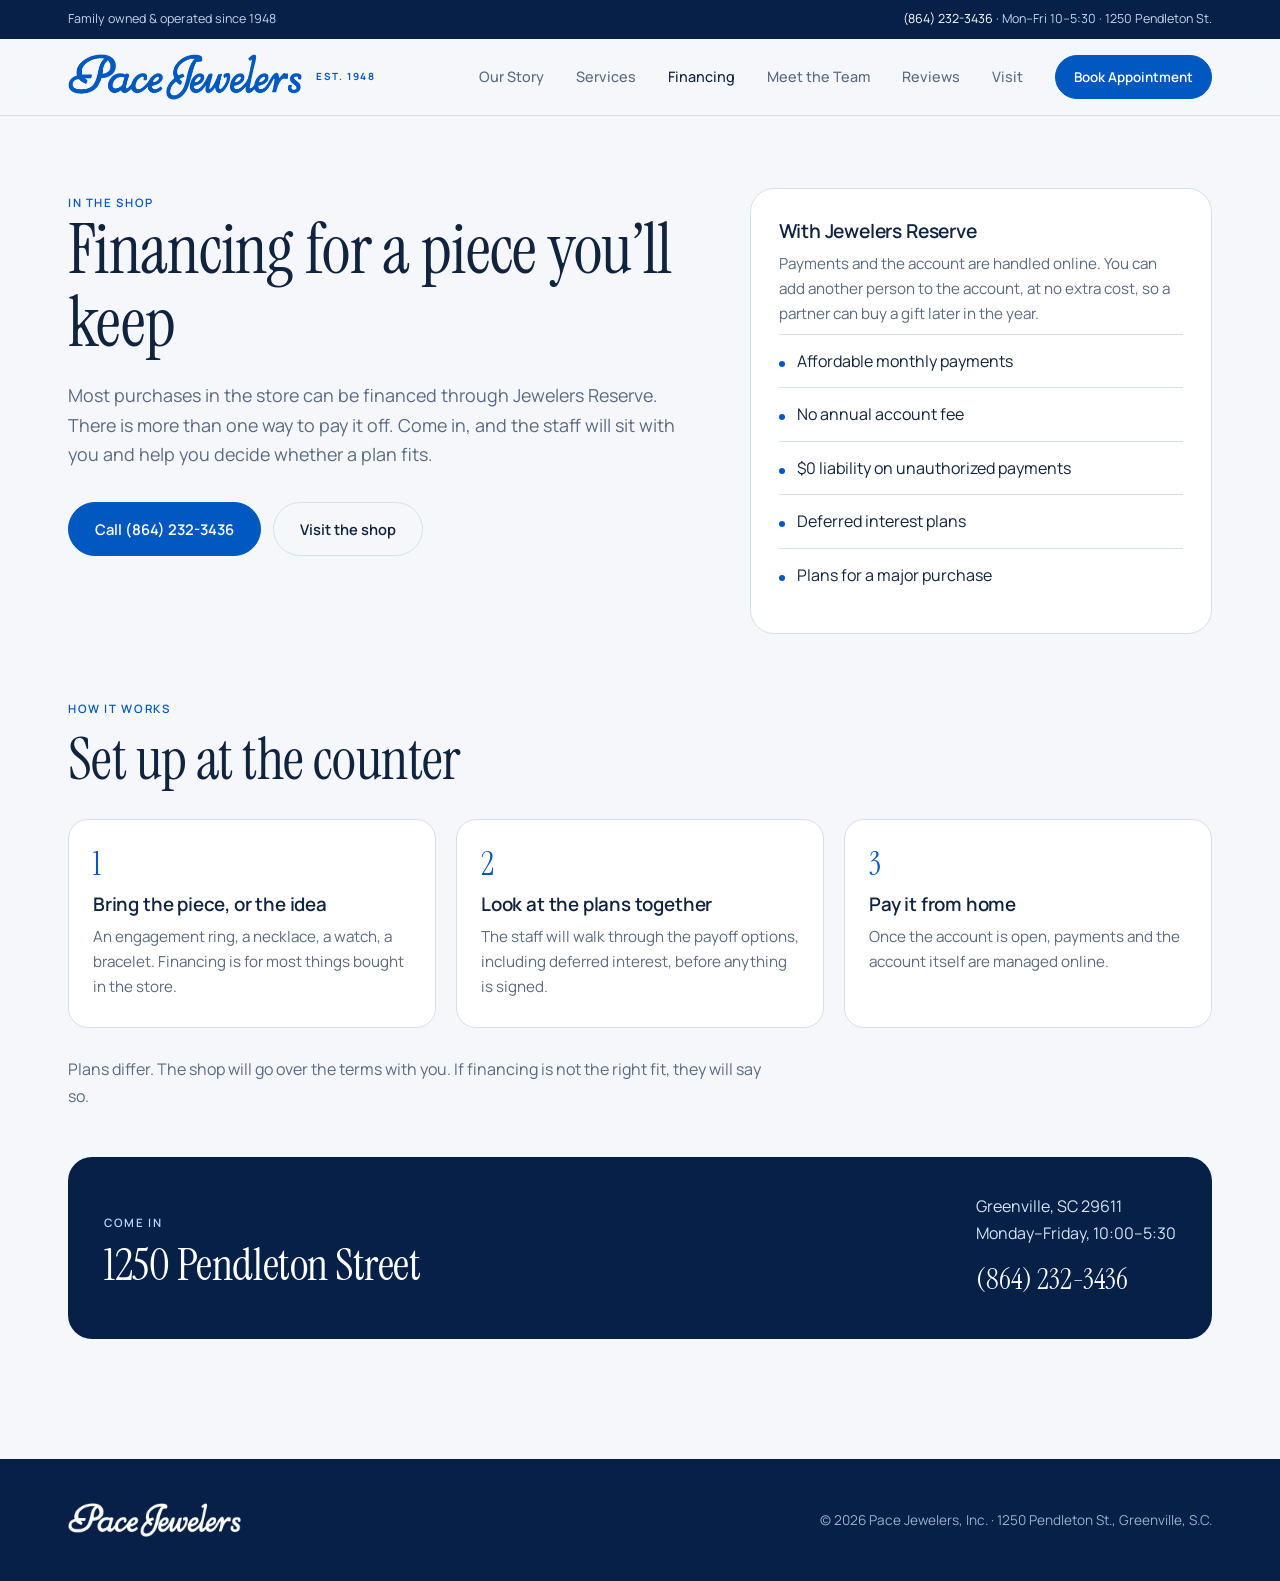
<file: financing/index.html>
<!DOCTYPE html>
<html lang="en">
<head>
<meta charset="UTF-8">
<meta name="viewport" content="width=device-width, initial-scale=1">
<title>Financing · Pace Jewelers · Greenville, S.C.</title>
<meta name="description" content="Jewelry financing at Pace Jewelers in Greenville through Jewelers Reserve. Most in-store purchases. Come in and the staff will walk you through a plan.">
<link rel="preconnect" href="https://fonts.googleapis.com">
<link rel="preconnect" href="https://fonts.gstatic.com" crossorigin>
<link href="https://fonts.googleapis.com/css2?family=Instrument+Serif:ital@0;1&family=Manrope:wght@400;500;600;700&display=swap" rel="stylesheet">
<link rel="stylesheet" href="../styles.css">
</head>
<body>

<div class="topbar">
  <div class="wrap">
    <span>Family owned &amp; operated since 1948</span>
    <span><a href="tel:+18642323436">(864) 232-3436</a> · Mon–Fri 10–5:30 · 1250 Pendleton St.</span>
  </div>
</div>

<header class="nav">
  <div class="wrap">
    <a href="../" class="brand" aria-label="Pace Jewelers home">
      <img class="logo" src="../images/brand/logo.png" width="916" height="180" alt="Pace Jewelers">
      <span class="est-mark">Est. 1948</span>
    </a>
    <nav>
      <button class="menu-toggle" type="button" aria-label="Menu" aria-expanded="false" aria-controls="site-nav">☰</button>
      <ul id="site-nav">
        <li><a href="../#story">Our Story</a></li>
        <li><a href="../#services">Services</a></li>
        <li><a href="./" aria-current="page">Financing</a></li>
        <li><a href="../#team">Meet the Team</a></li>
        <li><a href="../#reviews">Reviews</a></li>
        <li><a href="../#visit">Visit</a></li>
        <li><a href="../#book" class="btn sm">Book Appointment</a></li>
      </ul>
    </nav>
  </div>
</header>

<main>
<section class="finance">
  <div class="wrap finance-grid">
    <div>
      <span class="label">In the shop</span>
      <h1>Financing for a piece you’ll keep</h1>
      <p class="lead">Most purchases in the store can be financed through Jewelers Reserve. There is more than one way to pay it off. Come in, and the staff will sit with you and help you decide whether a plan fits.</p>
      <div class="actions">
        <a class="btn" href="tel:+18642323436">Call (864) 232-3436</a>
        <a class="btn ghost" href="../#visit">Visit the shop</a>
      </div>
    </div>
    <aside class="finance-card">
      <h2>With Jewelers Reserve</h2>
      <p>Payments and the account are handled online. You can add another person to the account, at no extra cost, so a partner can buy a gift later in the year.</p>
      <ul class="benefit-list">
        <li>Affordable monthly payments</li>
        <li>No annual account fee</li>
        <li>$0 liability on unauthorized payments</li>
        <li>Deferred interest plans</li>
        <li>Plans for a major purchase</li>
      </ul>
    </aside>
  </div>
</section>

<section class="finance-more">
  <div class="wrap">
    <span class="label">How it works</span>
    <h2>Set up at the counter</h2>
    <div class="finance-steps">
      <article>
        <span>1</span>
        <h3>Bring the piece, or the idea</h3>
        <p>An engagement ring, a necklace, a watch, a bracelet. Financing is for most things bought in the store.</p>
      </article>
      <article>
        <span>2</span>
        <h3>Look at the plans together</h3>
        <p>The staff will walk through the payoff options, including deferred interest, before anything is signed.</p>
      </article>
      <article>
        <span>3</span>
        <h3>Pay it from home</h3>
        <p>Once the account is open, payments and the account itself are managed online.</p>
      </article>
    </div>
    <p class="finance-note">Plans differ. The shop will go over the terms with you. If financing is not the right fit, they will say so.</p>
    <div class="finance-visit">
      <div>
        <span class="label">Come in</span>
        <h2>1250 Pendleton Street</h2>
      </div>
      <div>
        <p>Greenville, SC 29611</p>
        <p>Monday–Friday, 10:00–5:30</p>
        <p style="margin-top:10px"><a class="visit-phone" href="tel:+18642323436">(864) 232-3436</a></p>
      </div>
    </div>
  </div>
</section>
</main>

<footer>
  <div class="wrap">
    <a href="../" class="brand" aria-label="Pace Jewelers home"><img class="logo" src="../images/brand/logo-white.png" width="916" height="180" alt="Pace Jewelers"></a>
    <span>© <span id="yr"></span> Pace Jewelers, Inc. · 1250 Pendleton St., Greenville, S.C.</span>
  </div>
</footer>

<script>
document.getElementById('yr').textContent = new Date().getFullYear();
const menuBtn = document.querySelector('.menu-toggle');
const siteNav = document.getElementById('site-nav');
if(menuBtn && siteNav){
  menuBtn.addEventListener('click', () => {
    const open = siteNav.classList.toggle('open');
    menuBtn.setAttribute('aria-expanded', open ? 'true' : 'false');
  });
  siteNav.querySelectorAll('a').forEach(a => a.addEventListener('click', () => {
    siteNav.classList.remove('open');
    menuBtn.setAttribute('aria-expanded', 'false');
  }));
}
</script>
</body>
</html>
</file>
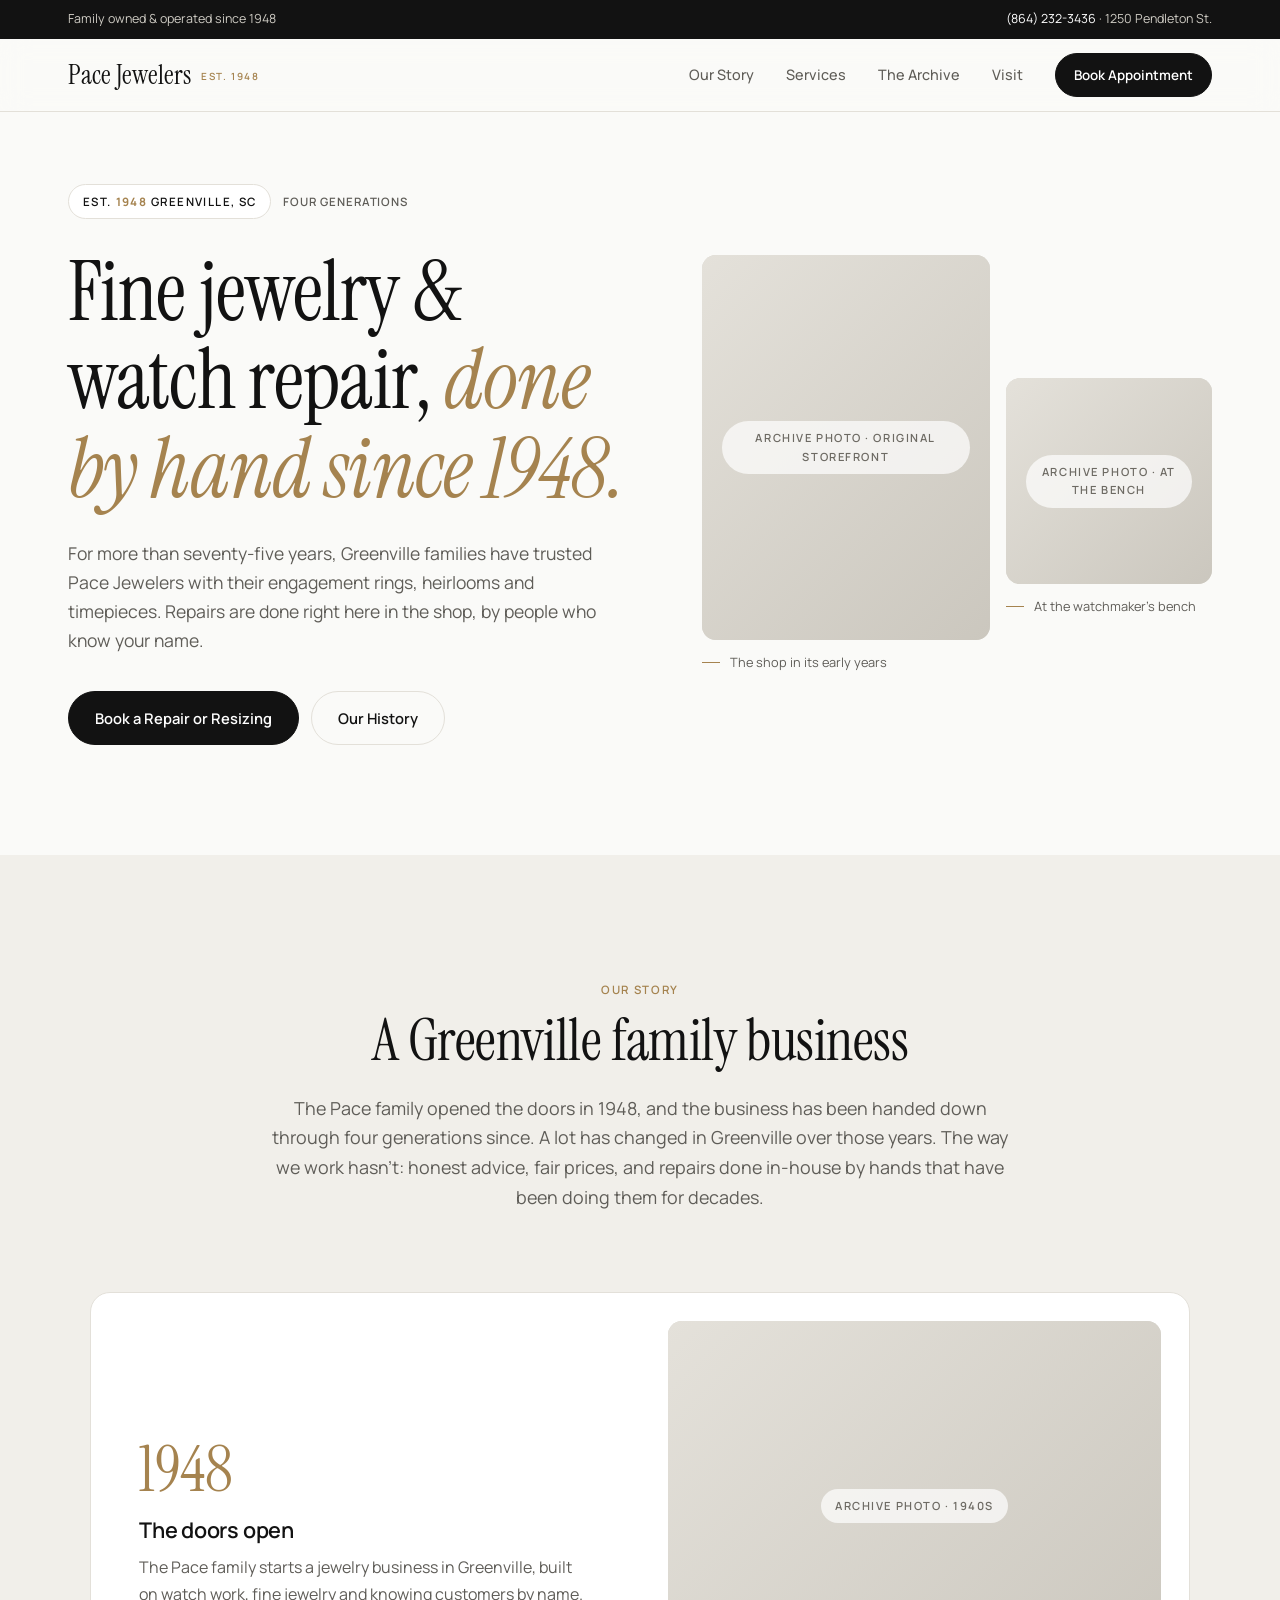
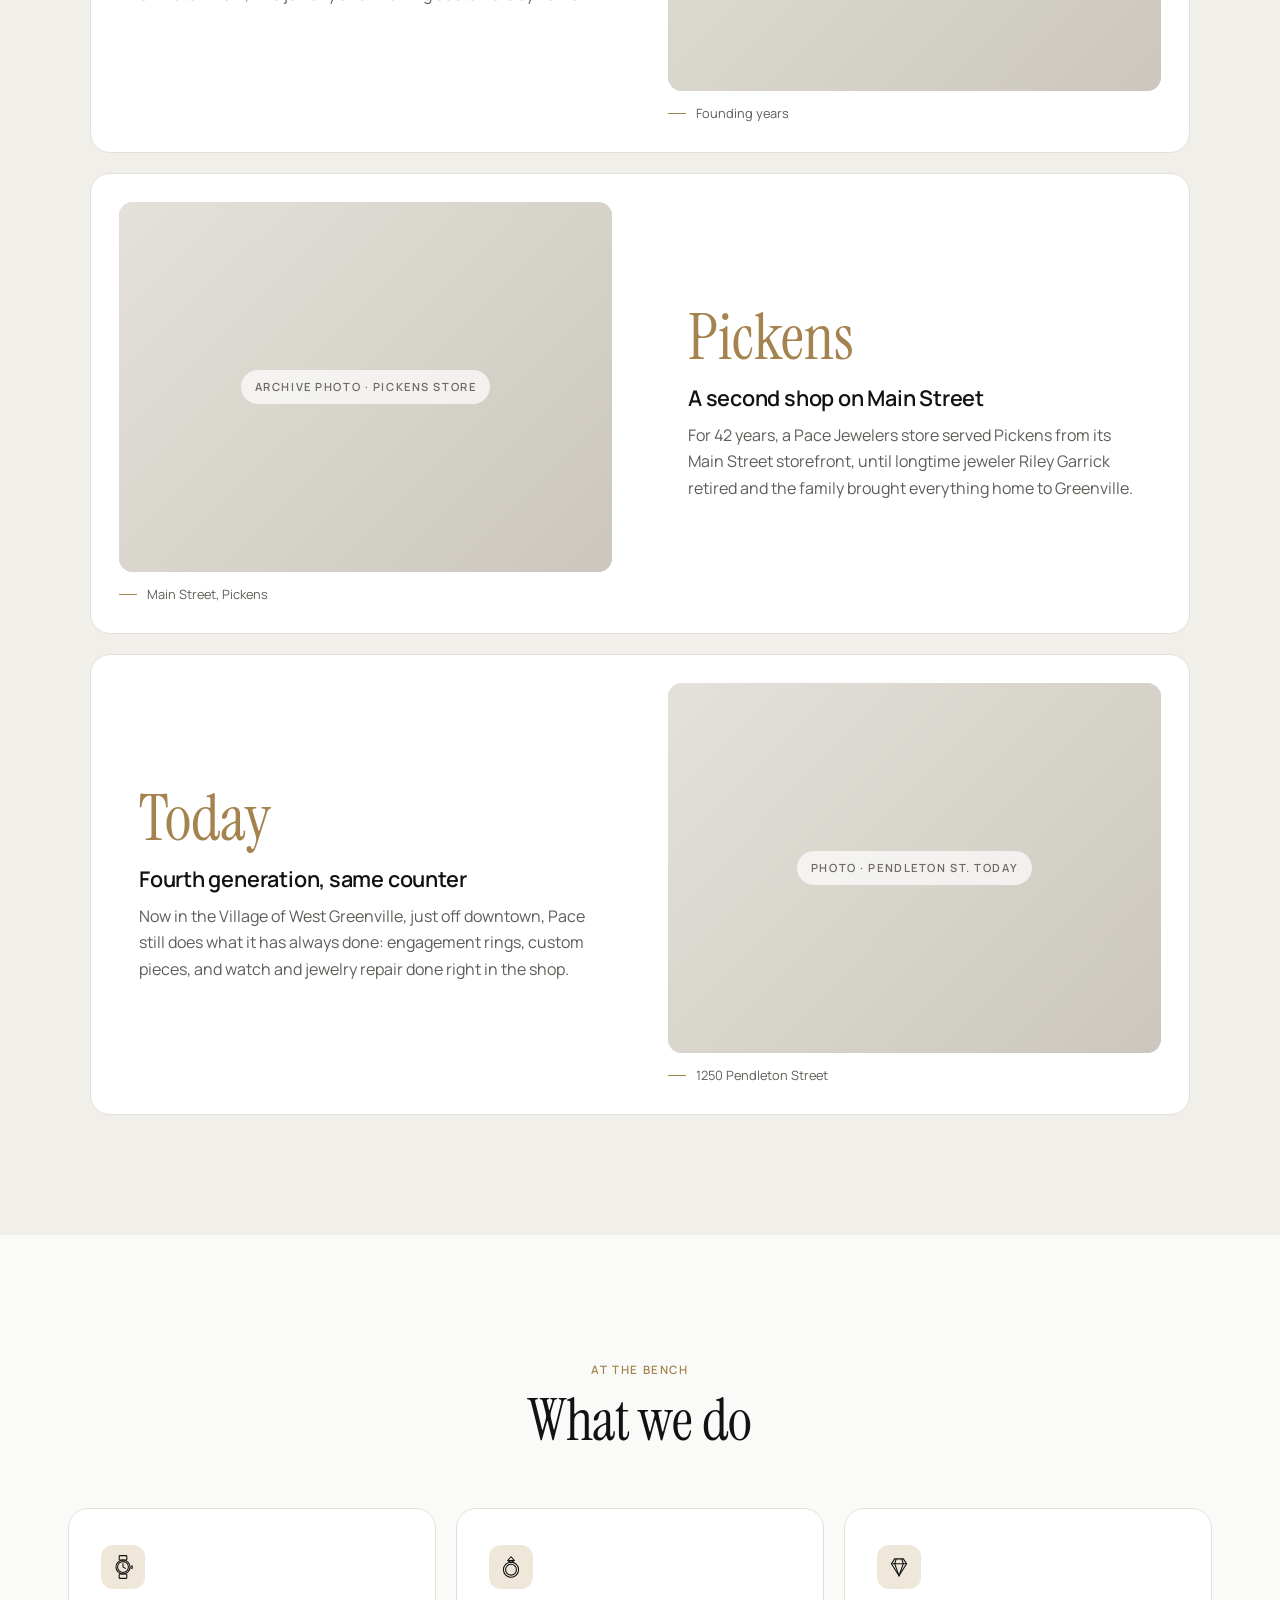
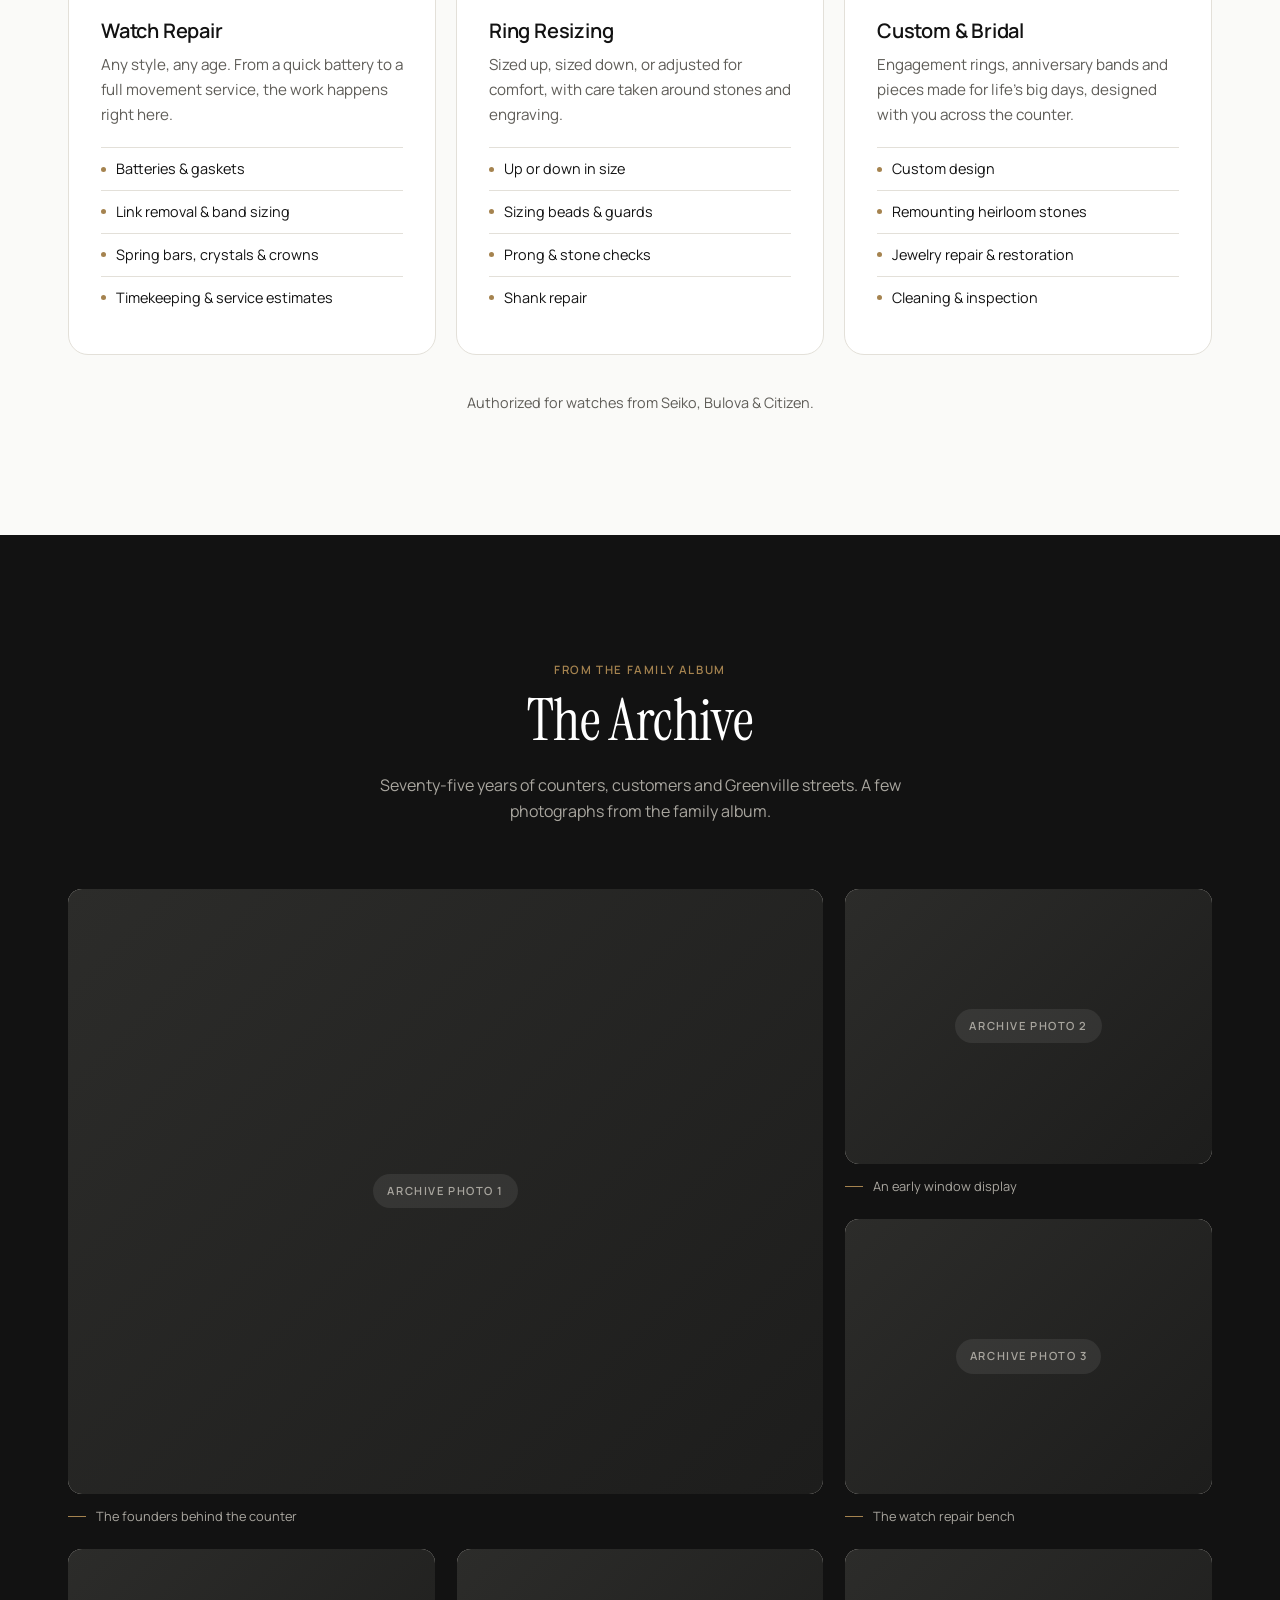
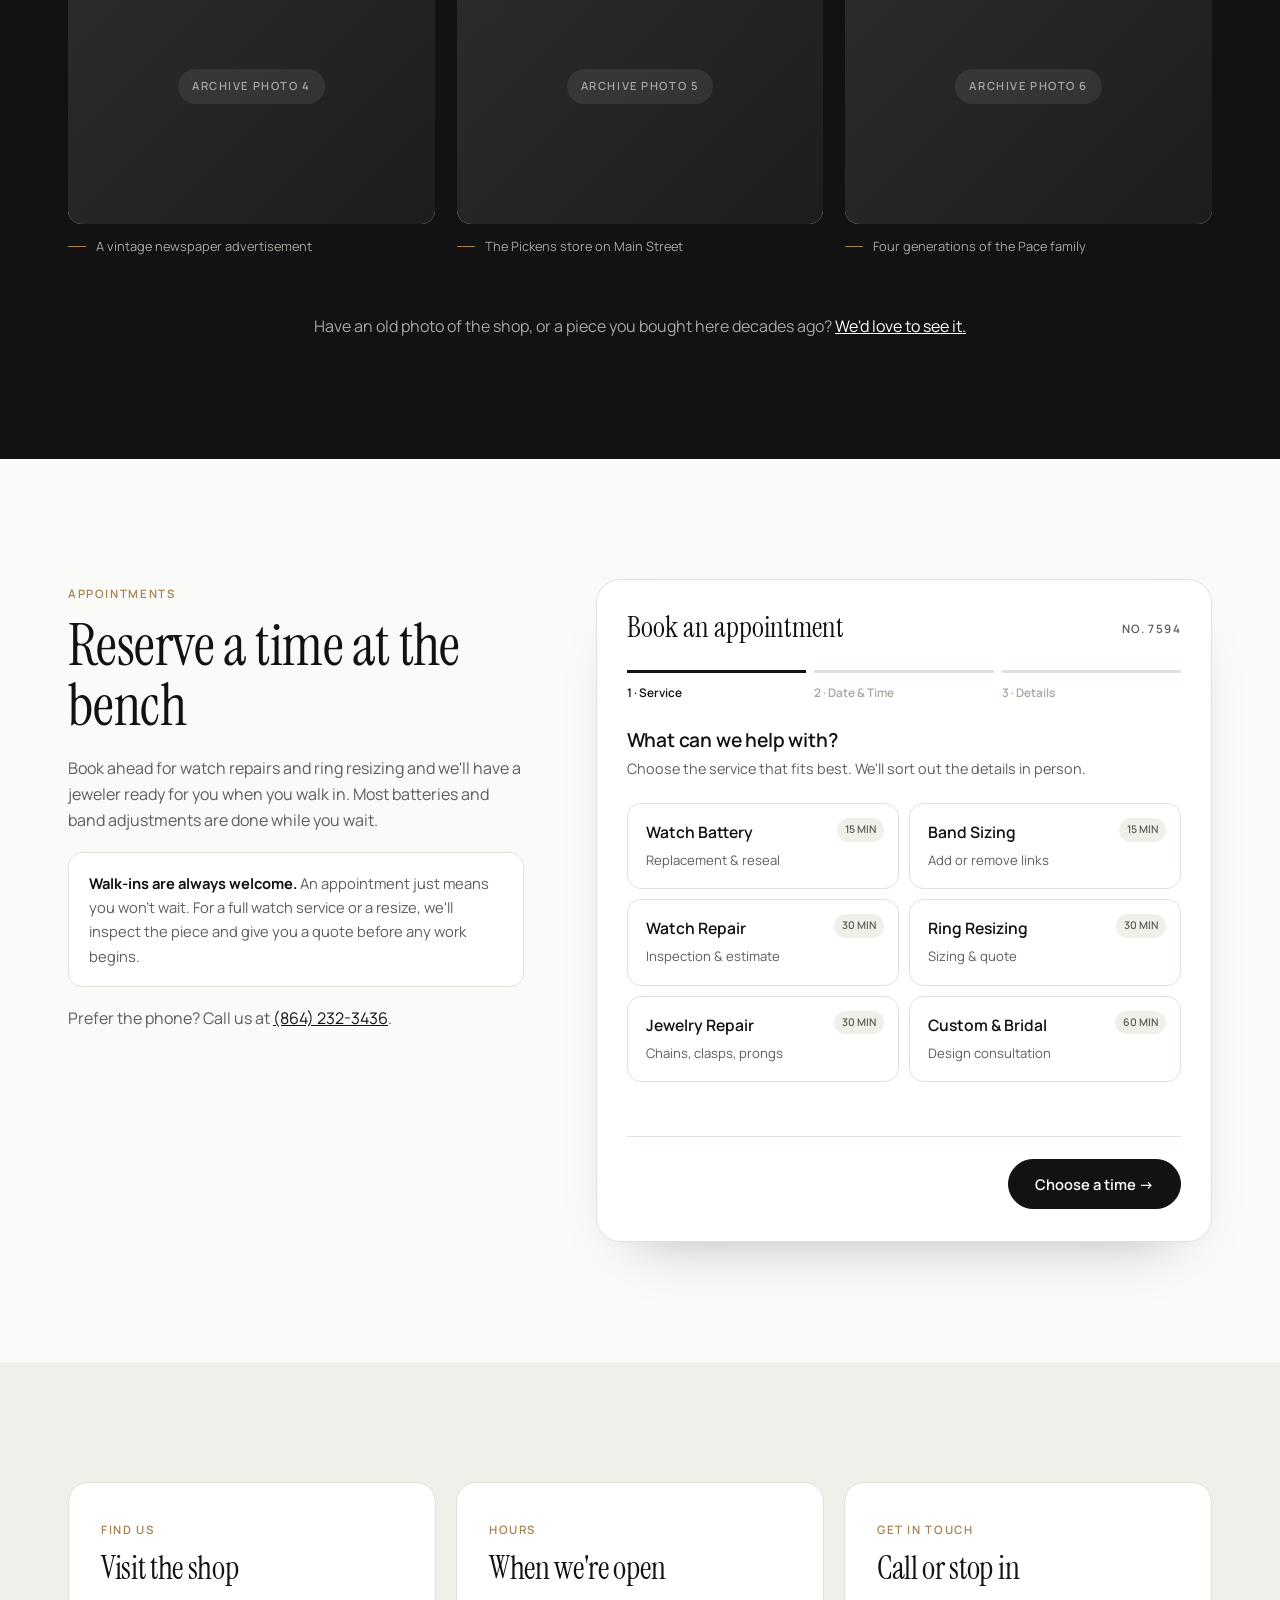
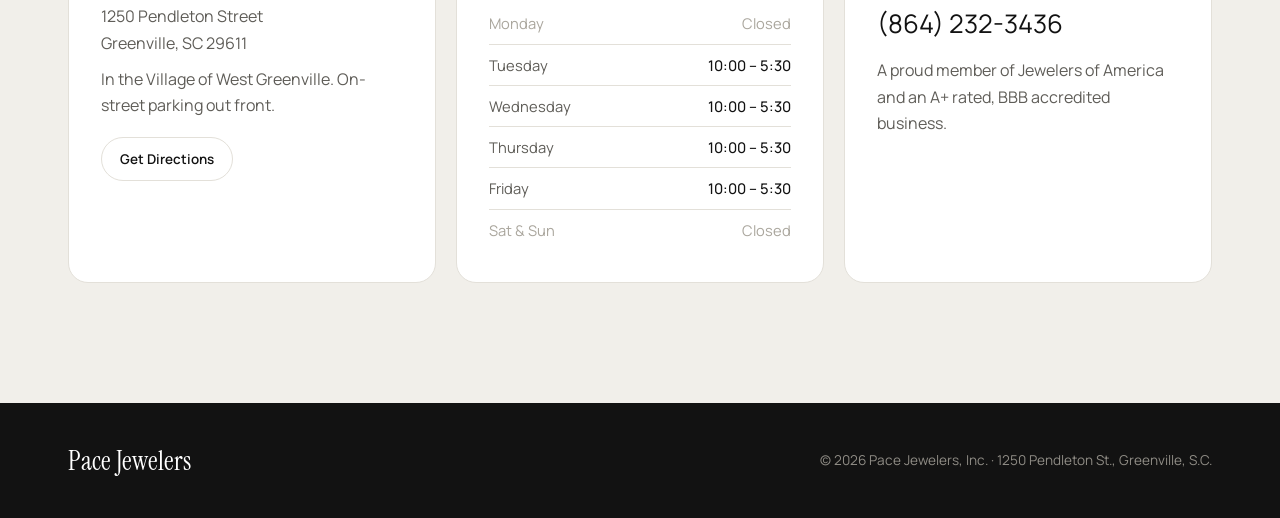
<file: index (3).html>
<!DOCTYPE html>
<html lang="en">
<head>
<meta charset="UTF-8">
<meta name="viewport" content="width=device-width, initial-scale=1">
<title>Pace Jewelers · Greenville, S.C. · Since 1948</title>
<meta name="description" content="Family-owned Greenville jeweler since 1948. Watch repair, ring resizing, custom jewelry. Book an appointment online.">
<link rel="preconnect" href="https://fonts.googleapis.com">
<link rel="preconnect" href="https://fonts.gstatic.com" crossorigin>
<link href="https://fonts.googleapis.com/css2?family=Instrument+Serif:ital@0;1&family=Manrope:wght@400;500;600;700&display=swap" rel="stylesheet">
<style>
  :root{
    --bg:#fafaf8; --bg-2:#f1efea; --card:#ffffff;
    --ink:#121212; --ink-soft:#5f5d58; --line:#e3e0d9;
    --accent:#a5834f; --accent-soft:#efe7da; --dark:#121212;
    --display:"Instrument Serif", Georgia, serif;
    --sans:"Manrope", system-ui, -apple-system, sans-serif;
    --radius:14px;
  }
  *{box-sizing:border-box;margin:0;padding:0}
  html{scroll-behavior:smooth}
  section,.ticket{scroll-margin-top:84px}
  body{font-family:var(--sans);color:var(--ink);background:var(--bg);line-height:1.65;font-size:16px;-webkit-font-smoothing:antialiased}
  a{color:var(--ink)}
  img{max-width:100%;display:block}
  .wrap{max-width:1200px;margin:0 auto;padding:0 28px}
  .label{font-family:var(--sans);font-weight:600;text-transform:uppercase;letter-spacing:.14em;font-size:.72rem;color:var(--accent)}
  h1,h2,h3{font-family:var(--display);font-weight:400;line-height:1.05;color:var(--ink);letter-spacing:-.01em}
  h2{font-size:clamp(2.4rem,5vw,3.6rem);margin-top:10px}
  h3{font-family:var(--sans);font-weight:600;letter-spacing:-.01em;line-height:1.3}
  .ornament{display:none}
  .center{text-align:center}
  section{padding:120px 0}

  /* top bar & nav */
  .topbar{background:var(--dark);color:#cfccc4;font-size:.78rem}
  .topbar .wrap{display:flex;justify-content:space-between;gap:12px;padding-top:9px;padding-bottom:9px;flex-wrap:wrap}
  .topbar a{color:#fff;text-decoration:none}
  header.nav{position:sticky;top:0;z-index:50;background:rgba(250,250,248,.82);backdrop-filter:saturate(1.4) blur(14px);border-bottom:1px solid var(--line)}
  header.nav .wrap{display:flex;align-items:center;justify-content:space-between;height:72px}
  .brand{display:flex;align-items:center;gap:10px;text-decoration:none;color:var(--ink)}
  .brand .mark{display:none}
  .brand .name{font-family:var(--display);font-size:1.7rem;line-height:1;letter-spacing:0}
  .brand .name small{display:inline;font-family:var(--sans);font-size:.62rem;font-weight:600;letter-spacing:.16em;color:var(--accent);margin-left:10px;vertical-align:middle}
  nav ul{display:flex;gap:32px;list-style:none;align-items:center}
  nav a{font-size:.9rem;font-weight:500;color:var(--ink-soft);text-decoration:none;transition:color .2s}
  nav a:hover{color:var(--ink)}
  .btn{display:inline-flex;align-items:center;justify-content:center;gap:8px;font-family:var(--sans);font-weight:600;font-size:.92rem;padding:14px 26px;border-radius:999px;border:1px solid var(--ink);background:var(--ink);color:#fff !important;text-decoration:none;cursor:pointer;transition:transform .15s,background .2s,box-shadow .2s}
  .btn:hover{transform:translateY(-1px);box-shadow:0 8px 20px -10px rgba(0,0,0,.5)}
  .btn.ghost{background:transparent;color:var(--ink) !important;border-color:var(--line)}
  .btn.ghost:hover{border-color:var(--ink);box-shadow:none}
  .btn.sm{padding:10px 18px;font-size:.84rem}
  .btn:disabled{opacity:.6;cursor:default;transform:none}
  .menu-toggle{display:none;background:none;border:0;font-size:1.5rem;cursor:pointer;color:var(--ink)}

  /* photos — clean, black & white */
  .photo{position:relative;margin:0}
  .photo .corner{display:none}
  .photo .img{position:relative;aspect-ratio:4/3;overflow:hidden;border-radius:var(--radius);background:#d9d6cf}
  .photo .img img{width:100%;height:100%;object-fit:cover;filter:grayscale(1) contrast(1.08);transition:transform .8s ease,filter .6s}
  .photo:hover .img img{transform:scale(1.03)}
  .photo figcaption{margin-top:12px;font-size:.8rem;color:var(--ink-soft);display:flex;gap:10px;align-items:center}
  .photo figcaption::before{content:"";width:18px;height:1px;background:var(--accent)}
  .ph{position:absolute;inset:0;display:grid;place-items:center;text-align:center;padding:20px;
      background:linear-gradient(135deg,#e4e1da,#cbc7be)}
  .ph span{font-size:.7rem;font-weight:600;letter-spacing:.14em;text-transform:uppercase;color:#6d6a63;background:rgba(255,255,255,.7);padding:8px 14px;border-radius:999px}
  .tilt-l,.tilt-r{transform:none}

  /* hero */
  .hero{padding:72px 0 110px}
  .hero .wrap{display:grid;grid-template-columns:1.1fr 1fr;gap:72px;align-items:center}
  .est{display:inline-flex;align-items:center;gap:12px;margin-bottom:28px}
  .est .seal{white-space:nowrap;font-size:.72rem;font-weight:600;letter-spacing:.12em;text-transform:uppercase;border:1px solid var(--line);border-radius:999px;padding:7px 14px;background:var(--card)}
  .est .seal b{font-weight:700;color:var(--accent);margin:0 4px}
  .est .label br{display:none}
  .est .label{color:var(--ink-soft);letter-spacing:.08em}
  .hero h1{font-size:clamp(3rem,6.6vw,5.6rem)}
  .hero h1 em{font-style:italic;color:var(--accent)}
  .hero p.lead{font-size:1.1rem;color:var(--ink-soft);margin:26px 0 36px;max-width:32em}
  .hero .actions{display:flex;gap:12px;flex-wrap:wrap}
  .hero-photos{display:grid;grid-template-columns:1.4fr 1fr;gap:16px;align-items:end}
  .hero-photos .photo:first-child .img{aspect-ratio:3/4}
  .hero-photos .photo:last-child{margin-bottom:56px}
  .hero-photos .photo:last-child .img{aspect-ratio:1}

  /* stats strip (story) */
  .story{background:var(--bg-2)}
  .story-intro{max-width:760px;margin:0 auto 80px;text-align:center}
  .story-intro p{color:var(--ink-soft);font-size:1.12rem;margin-top:22px;text-align:center !important}
  .dropcap::first-letter{all:unset}
  .timeline{max-width:1100px;margin:0 auto;display:grid;gap:20px}
  .tl-item{display:grid;grid-template-columns:1fr 1fr;gap:56px;align-items:center;background:var(--card);border-radius:20px;padding:28px;border:1px solid var(--line)}
  .tl-item:nth-child(even) .tl-text{order:2}
  .tl-text{padding:0 20px}
  .tl-year{font-family:var(--display);font-size:4rem;line-height:1;color:var(--accent)}
  .tl-text h3{font-size:1.35rem;margin:14px 0 10px}
  .tl-text p{color:var(--ink-soft)}

  /* services */
  .services-grid{display:grid;grid-template-columns:repeat(3,1fr);gap:20px;margin-top:56px}
  .svc{background:var(--card);border:1px solid var(--line);border-radius:20px;padding:36px 32px;transition:transform .2s,box-shadow .2s}
  .svc:hover{transform:translateY(-3px);box-shadow:0 24px 40px -28px rgba(0,0,0,.35)}
  .svc .ico{width:44px;height:44px;color:var(--ink);background:var(--accent-soft);border-radius:12px;padding:9px;margin-bottom:22px;stroke-width:2}
  .svc h3{font-size:1.25rem;margin-bottom:8px}
  .svc p{color:var(--ink-soft);font-size:.95rem}
  .svc ul{list-style:none;margin-top:20px;font-size:.9rem}
  .svc li{padding:9px 0;border-top:1px solid var(--line);display:flex;gap:10px;align-items:center}
  .svc li::before{content:"";width:5px;height:5px;border-radius:50%;background:var(--accent)}
  .brands{margin-top:36px;text-align:center;color:var(--ink-soft);font-size:.9rem}

  /* archive */
  .archive{background:var(--dark);color:#d9d6cf}
  .archive h2{color:#fff}
  .archive .intro{color:#a9a69f;max-width:600px;margin:20px auto 0}
  .gallery{display:grid;grid-template-columns:repeat(3,1fr);gap:22px;margin-top:64px}
  .gallery .photo:nth-child(1){grid-column:span 2;grid-row:span 2}
  .gallery .photo:nth-child(1) .img{aspect-ratio:auto;height:100%;min-height:340px}
  .gallery .photo:nth-child(1){display:flex;flex-direction:column}
  .gallery .photo:nth-child(1) .img{flex:1}
  .gallery .photo figcaption{color:#a9a69f}
  .gallery .ph{background:linear-gradient(135deg,#2c2c2a,#1d1d1c)}
  .gallery .ph span{background:rgba(255,255,255,.08);color:#a9a69f}
  .gallery-note{margin-top:56px;text-align:center;color:#a9a69f}
  .gallery-note a{color:#fff}

  /* booking */
  .booking .wrap{display:grid;grid-template-columns:.85fr 1.15fr;gap:72px;align-items:start}
  .booking aside{position:sticky;top:110px}
  .booking aside p{color:var(--ink-soft);margin:18px 0}
  .booking aside .note{background:var(--card);border:1px solid var(--line);border-radius:var(--radius);padding:18px 20px;font-size:.92rem}
  .booking aside .note b{color:var(--ink)}
  .ticket{background:var(--card);border:1px solid var(--line);border-radius:24px;box-shadow:0 30px 60px -40px rgba(0,0,0,.35);overflow:hidden}
  .ticket-head{padding:24px 30px 0;display:flex;justify-content:space-between;align-items:center}
  .ticket-head .t{font-family:var(--display);font-size:1.8rem}
  .ticket-head .no{font-size:.72rem;font-weight:600;letter-spacing:.12em;color:var(--ink-soft)}
  .steps{display:flex;gap:8px;padding:18px 30px 0}
  .steps div{flex:1;font-size:.74rem;font-weight:600;color:#aaa69d;padding-top:10px;border-top:3px solid var(--line);transition:.3s}
  .steps div.on{color:var(--ink);border-color:var(--ink)}
  .steps div.done{color:var(--ink-soft);border-color:var(--accent)}
  .pane{padding:26px 30px 32px;display:none}
  .pane.on{display:block;animation:fade .35s ease}
  @keyframes fade{from{opacity:0;transform:translateY(6px)}to{opacity:1;transform:none}}
  .pane h3{font-size:1.2rem;margin-bottom:4px}
  .pane .sub{color:var(--ink-soft);font-size:.9rem;margin-bottom:22px}
  .choices{display:grid;grid-template-columns:1fr 1fr;gap:10px}
  .choice{display:block;border:1px solid var(--line);border-radius:var(--radius);padding:16px 18px;cursor:pointer;background:#fff;transition:.15s;position:relative}
  .choice:hover{border-color:#bdb8ad}
  .choice input{position:absolute;opacity:0}
  .choice b{display:block;font-weight:600;font-size:.98rem}
  .choice small{color:var(--ink-soft);font-size:.82rem}
  .choice .dur{position:absolute;top:14px;right:14px;font-size:.66rem;font-weight:600;color:var(--ink-soft);background:var(--bg-2);padding:3px 8px;border-radius:999px}
  .choice:has(input:checked){border-color:var(--ink);box-shadow:inset 0 0 0 1px var(--ink)}
  .choice:has(input:checked) .dur{background:var(--ink);color:#fff}
  .field{margin-top:16px}
  .field label{display:block;font-size:.78rem;font-weight:600;color:var(--ink);margin-bottom:6px}
  .field input,.field select,.field textarea{width:100%;font:inherit;font-size:.95rem;padding:12px 14px;border:1px solid var(--line);border-radius:10px;background:#fff;color:var(--ink);transition:border-color .15s,box-shadow .15s}
  .field input:focus,.field select:focus,.field textarea:focus{outline:none;border-color:var(--ink);box-shadow:0 0 0 4px rgba(18,18,18,.07)}
  .row2{display:grid;grid-template-columns:1fr 1fr;gap:14px}
  .extra{display:none}
  .extra.on{display:block;animation:fade .3s ease}
  .cal-head{display:flex;justify-content:space-between;align-items:center;margin-bottom:12px}
  .cal-head b{font-weight:600;font-size:1rem}
  .cal-head button{background:#fff;border:1px solid var(--line);width:36px;height:36px;border-radius:50%;cursor:pointer;font-size:1rem;color:var(--ink)}
  .cal-head button:disabled{opacity:.3;cursor:default}
  .cal{display:grid;grid-template-columns:repeat(7,1fr);gap:6px}
  .cal .dow{font-size:.7rem;font-weight:600;text-align:center;color:var(--ink-soft);padding:4px 0}
  .cal button{height:42px;border:1px solid transparent;border-radius:10px;background:var(--bg-2);font:inherit;font-size:.9rem;font-weight:500;cursor:pointer;color:var(--ink);transition:.15s}
  .cal button:hover:not(:disabled){border-color:var(--ink)}
  .cal button:disabled{background:transparent;color:#c9c5bc;cursor:default}
  .cal button.sel{background:var(--ink);color:#fff}
  .cal .blank{visibility:hidden}
  .slots{display:grid;grid-template-columns:repeat(4,1fr);gap:8px;margin-top:6px}
  .slots button{padding:10px 4px;border:1px solid var(--line);border-radius:999px;background:#fff;font:inherit;font-size:.84rem;font-weight:500;cursor:pointer;color:var(--ink);transition:.15s}
  .slots button:hover:not(:disabled){border-color:var(--ink)}
  .slots button.sel{background:var(--ink);color:#fff;border-color:var(--ink)}
  .slots button:disabled{color:#c9c5bc;text-decoration:line-through;cursor:default}
  .slot-wrap{margin-top:24px}
  .slot-wrap .hint{color:var(--ink-soft);font-size:.88rem}
  .pane-nav{display:flex;justify-content:space-between;align-items:center;margin-top:28px;padding-top:22px;border-top:1px solid var(--line)}
  .err{color:#b3261e;font-size:.85rem;min-height:1.2em;margin-top:10px}
  .summary{background:var(--bg-2);border-radius:var(--radius);padding:16px 18px;font-size:.92rem;margin-bottom:6px}
  .summary div{display:flex;justify-content:space-between;gap:16px;padding:4px 0}
  .summary span:first-child{font-size:.78rem;font-weight:600;color:var(--ink-soft);padding-top:2px}
  .confirm{text-align:center;padding:20px 0}
  .confirm .stamp{width:64px;height:64px;border-radius:50%;background:var(--ink);color:transparent;font-size:0;margin:0 auto 22px;display:grid;place-items:center;position:relative}
  .confirm .stamp::after{content:"✓";color:#fff;font-size:1.7rem}
  .confirm h3{font-family:var(--display);font-weight:400;font-size:2rem}
  .confirm .ref{font-size:.75rem;font-weight:600;letter-spacing:.12em;color:var(--accent);margin-top:12px}

  /* visit */
  .visit{background:var(--bg-2)}
  .visit .wrap{display:grid;grid-template-columns:1fr 1fr 1fr;gap:20px}
  .visit .wrap > div{background:var(--card);border:1px solid var(--line);border-radius:20px;padding:32px}
  .visit h3{font-family:var(--display);font-weight:400;font-size:2rem !important;margin-bottom:14px}
  .visit p,.visit td{color:var(--ink-soft)}
  .hours{width:100%;border-collapse:collapse;font-size:.92rem}
  .hours td{padding:8px 0;border-bottom:1px solid var(--line)}
  .hours tr:last-child td{border-bottom:0}
  .hours td:last-child{text-align:right;color:var(--ink);font-weight:500}
  .hours tr.closed td{color:#aaa69d !important;font-weight:400}

  footer{background:var(--dark);color:#8f8c85;padding:44px 0;font-size:.85rem}
  footer .wrap{display:flex;justify-content:space-between;flex-wrap:wrap;gap:16px;align-items:center}
  footer .brand .name{color:#fff}

  @media (max-width:900px){
    nav ul{display:none;position:absolute;top:72px;left:0;right:0;background:var(--bg);flex-direction:column;padding:24px;gap:20px;border-bottom:1px solid var(--line)}
    nav ul.open{display:flex}
    .menu-toggle{display:block}
    .hero .wrap,.booking .wrap,.visit .wrap,.tl-item{grid-template-columns:1fr}
    .booking aside{position:static}
    .tl-item:nth-child(even) .tl-text{order:0}
    .tl-text{padding:0}
    .services-grid,.gallery{grid-template-columns:1fr 1fr}
  }
  @media (max-width:600px){
    section{padding:80px 0}
    .services-grid,.gallery,.choices,.row2{grid-template-columns:1fr}
    .gallery .photo:nth-child(1){grid-column:auto}
    .slots{grid-template-columns:repeat(3,1fr)}
    .topbar .wrap{justify-content:center;text-align:center}
    .est .label{display:none}
    .gallery .photo:nth-child(1){grid-row:auto}
  }
</style>
</head>
<body>

<div class="topbar">
  <div class="wrap">
    <span>Family owned &amp; operated since 1948</span>
    <span><a href="tel:+18642323436">(864) 232-3436</a> · 1250 Pendleton St.</span>
  </div>
</div>

<header class="nav">
  <div class="wrap">
    <a href="#top" class="brand" aria-label="Pace Jewelers home">
      <span class="mark">P</span>
      <span class="name">Pace Jewelers<small>EST. 1948</small></span>
    </a>
    <nav>
      <button class="menu-toggle" aria-label="Menu" onclick="document.querySelector('nav ul').classList.toggle('open')">☰</button>
      <ul>
        <li><a href="#story">Our Story</a></li>
        <li><a href="#services">Services</a></li>
        <li><a href="#archive">The Archive</a></li>
        <li><a href="#visit">Visit</a></li>
        <li><a href="#book" class="btn sm">Book Appointment</a></li>
      </ul>
    </nav>
  </div>
</header>

<main id="top">

<!-- ================= HERO ================= -->
<section class="hero">
  <div class="wrap">
    <div>
      <div class="est">
        <div class="seal">Est.<b>1948</b>Greenville, SC</div>
        <span class="label">Four generations</span>
      </div>
      <h1>Fine jewelry &amp; watch repair, <em>done by hand since 1948.</em></h1>
      <p class="lead">For more than seventy-five years, Greenville families have trusted Pace Jewelers with their engagement rings, heirlooms and timepieces. Repairs are done right here in the shop, by people who know your name.</p>
      <div class="actions">
        <a href="#book" class="btn">Book a Repair or Resizing</a>
        <a href="#story" class="btn ghost">Our History</a>
      </div>
    </div>
    <div class="hero-photos">
      <figure class="photo tilt-l">
        <i class="corner tl"></i><i class="corner tr"></i><i class="corner bl"></i><i class="corner br"></i>
        <div class="img"><div class="ph"><span>Archive photo · Original storefront</span></div></div>
        <figcaption>The shop in its early years</figcaption>
      </figure>
      <figure class="photo tilt-r">
        <i class="corner tl"></i><i class="corner tr"></i><i class="corner bl"></i><i class="corner br"></i>
        <div class="img"><div class="ph"><span>Archive photo · At the bench</span></div></div>
        <figcaption>At the watchmaker's bench</figcaption>
      </figure>
    </div>
  </div>
</section>

<!-- ================= STORY ================= -->
<section class="story" id="story">
  <div class="wrap">
    <div class="story-intro">
      <span class="label">Our Story</span>
      <h2>A Greenville family business</h2>
      <div class="ornament">◆</div>
      <p class="dropcap" style="text-align:left">The Pace family opened the doors in 1948, and the business has been handed down through four generations since. A lot has changed in Greenville over those years. The way we work hasn't: honest advice, fair prices, and repairs done in-house by hands that have been doing them for decades.</p>
    </div>

    <div class="timeline">
      <div class="tl-item">
        <div class="tl-text">
          <div class="tl-year">1948</div>
          <h3>The doors open</h3>
          <p>The Pace family starts a jewelry business in Greenville, built on watch work, fine jewelry and knowing customers by name.</p>
        </div>
        <figure class="photo tilt-r">
          <i class="corner tl"></i><i class="corner tr"></i><i class="corner bl"></i><i class="corner br"></i>
          <div class="img"><div class="ph"><span>Archive photo · 1940s</span></div></div>
          <figcaption>Founding years</figcaption>
        </figure>
      </div>
      <div class="tl-item">
        <div class="tl-text">
          <div class="tl-year">Pickens</div>
          <h3>A second shop on Main Street</h3>
          <p>For 42 years, a Pace Jewelers store served Pickens from its Main Street storefront, until longtime jeweler Riley Garrick retired and the family brought everything home to Greenville.</p>
        </div>
        <figure class="photo tilt-l">
          <i class="corner tl"></i><i class="corner tr"></i><i class="corner bl"></i><i class="corner br"></i>
          <div class="img"><div class="ph"><span>Archive photo · Pickens store</span></div></div>
          <figcaption>Main Street, Pickens</figcaption>
        </figure>
      </div>
      <div class="tl-item">
        <div class="tl-text">
          <div class="tl-year">Today</div>
          <h3>Fourth generation, same counter</h3>
          <p>Now in the Village of West Greenville, just off downtown, Pace still does what it has always done: engagement rings, custom pieces, and watch and jewelry repair done right in the shop.</p>
        </div>
        <figure class="photo tilt-r">
          <i class="corner tl"></i><i class="corner tr"></i><i class="corner bl"></i><i class="corner br"></i>
          <div class="img"><div class="ph"><span>Photo · Pendleton St. today</span></div></div>
          <figcaption>1250 Pendleton Street</figcaption>
        </figure>
      </div>
    </div>
  </div>
</section>

<!-- ================= SERVICES ================= -->
<section id="services">
  <div class="wrap">
    <div class="center">
      <span class="label">At the Bench</span>
      <h2>What we do</h2>
      <div class="ornament">◆</div>
    </div>
    <div class="services-grid">
      <div class="svc">
        <svg class="ico" viewBox="0 0 48 48" fill="none" stroke="currentColor" stroke-width="1.6"><rect x="17" y="3" width="14" height="8" rx="1"/><rect x="17" y="37" width="14" height="8" rx="1"/><circle cx="24" cy="24" r="13"/><circle cx="24" cy="24" r="10"/><path d="M24 17v7l5 3"/><path d="M38 22h3v4h-3"/></svg>
        <h3>Watch Repair</h3>
        <p>Any style, any age. From a quick battery to a full movement service, the work happens right here.</p>
        <ul><li>Batteries &amp; gaskets</li><li>Link removal &amp; band sizing</li><li>Spring bars, crystals &amp; crowns</li><li>Timekeeping &amp; service estimates</li></ul>
      </div>
      <div class="svc">
        <svg class="ico" viewBox="0 0 48 48" fill="none" stroke="currentColor" stroke-width="1.6"><circle cx="24" cy="29" r="14"/><circle cx="24" cy="29" r="10"/><path d="M18 12l6-7 6 7-6 4z"/><path d="M18 12h12"/></svg>
        <h3>Ring Resizing</h3>
        <p>Sized up, sized down, or adjusted for comfort, with care taken around stones and engraving.</p>
        <ul><li>Up or down in size</li><li>Sizing beads &amp; guards</li><li>Prong &amp; stone checks</li><li>Shank repair</li></ul>
      </div>
      <div class="svc">
        <svg class="ico" viewBox="0 0 48 48" fill="none" stroke="currentColor" stroke-width="1.6"><path d="M10 18l6-9h16l6 9-14 22z"/><path d="M10 18h28M19 9l-3 9 8 22 8-22-3-9"/></svg>
        <h3>Custom &amp; Bridal</h3>
        <p>Engagement rings, anniversary bands and pieces made for life's big days, designed with you across the counter.</p>
        <ul><li>Custom design</li><li>Remounting heirloom stones</li><li>Jewelry repair &amp; restoration</li><li>Cleaning &amp; inspection</li></ul>
      </div>
    </div>
    <p class="brands">Authorized for watches from Seiko, Bulova &amp; Citizen.</p>
  </div>
</section>

<!-- ================= ARCHIVE ================= -->
<section class="archive" id="archive">
  <div class="wrap">
    <div class="center">
      <span class="label">From the Family Album</span>
      <h2>The Archive</h2>
      <div class="ornament">◆</div>
      <p class="intro">Seventy-five years of counters, customers and Greenville streets. A few photographs from the family album.</p>
    </div>
    <div class="gallery">
      <figure class="photo"><i class="corner tl"></i><i class="corner tr"></i><i class="corner bl"></i><i class="corner br"></i>
        <div class="img"><div class="ph"><span>Archive photo 1</span></div></div><figcaption>The founders behind the counter</figcaption></figure>
      <figure class="photo"><i class="corner tl"></i><i class="corner tr"></i><i class="corner bl"></i><i class="corner br"></i>
        <div class="img"><div class="ph"><span>Archive photo 2</span></div></div><figcaption>An early window display</figcaption></figure>
      <figure class="photo"><i class="corner tl"></i><i class="corner tr"></i><i class="corner bl"></i><i class="corner br"></i>
        <div class="img"><div class="ph"><span>Archive photo 3</span></div></div><figcaption>The watch repair bench</figcaption></figure>
      <figure class="photo"><i class="corner tl"></i><i class="corner tr"></i><i class="corner bl"></i><i class="corner br"></i>
        <div class="img"><div class="ph"><span>Archive photo 4</span></div></div><figcaption>A vintage newspaper advertisement</figcaption></figure>
      <figure class="photo"><i class="corner tl"></i><i class="corner tr"></i><i class="corner bl"></i><i class="corner br"></i>
        <div class="img"><div class="ph"><span>Archive photo 5</span></div></div><figcaption>The Pickens store on Main Street</figcaption></figure>
      <figure class="photo"><i class="corner tl"></i><i class="corner tr"></i><i class="corner bl"></i><i class="corner br"></i>
        <div class="img"><div class="ph"><span>Archive photo 6</span></div></div><figcaption>Four generations of the Pace family</figcaption></figure>
    </div>
    <p class="gallery-note">Have an old photo of the shop, or a piece you bought here decades ago? <a href="mailto:info@pacejewelers.example">We'd love to see it.</a></p>
  </div>
</section>

<!-- ================= BOOKING ================= -->
<section class="booking" id="book">
  <div class="wrap">
    <aside>
      <span class="label">Appointments</span>
      <h2>Reserve a time at the bench</h2>
      <div class="ornament" style="justify-content:flex-start">◆</div>
      <p>Book ahead for watch repairs and ring resizing and we'll have a jeweler ready for you when you walk in. Most batteries and band adjustments are done while you wait.</p>
      <p class="note"><b>Walk-ins are always welcome.</b> An appointment just means you won't wait. For a full watch service or a resize, we'll inspect the piece and give you a quote before any work begins.</p>
      <p>Prefer the phone? Call us at <a href="tel:+18642323436">(864) 232-3436</a>.</p>
    </aside>

    <div class="ticket" id="ticket">
      <div class="ticket-head"><span class="t">Book an appointment</span><span class="no">NO. <span id="ticketNo">0000</span></span></div>
      <div class="steps" id="steps"><div class="on">1 · Service</div><div>2 · Date &amp; Time</div><div>3 · Details</div></div>

      <form id="bookForm" novalidate>
        <!-- STEP 1 -->
        <div class="pane on" data-step="1">
          <h3>What can we help with?</h3>
          <p class="sub">Choose the service that fits best. We'll sort out the details in person.</p>
          <div class="choices">
            <label class="choice"><input type="radio" name="service" value="Watch battery" data-dur="15" data-kind="watch"><span class="dur">15 MIN</span><b>Watch Battery</b><small>Replacement &amp; reseal</small></label>
            <label class="choice"><input type="radio" name="service" value="Watch band sizing" data-dur="15" data-kind="watch"><span class="dur">15 MIN</span><b>Band Sizing</b><small>Add or remove links</small></label>
            <label class="choice"><input type="radio" name="service" value="Watch repair / service" data-dur="30" data-kind="watch"><span class="dur">30 MIN</span><b>Watch Repair</b><small>Inspection &amp; estimate</small></label>
            <label class="choice"><input type="radio" name="service" value="Ring resizing" data-dur="30" data-kind="ring"><span class="dur">30 MIN</span><b>Ring Resizing</b><small>Sizing &amp; quote</small></label>
            <label class="choice"><input type="radio" name="service" value="Jewelry repair" data-dur="30" data-kind="jewelry"><span class="dur">30 MIN</span><b>Jewelry Repair</b><small>Chains, clasps, prongs</small></label>
            <label class="choice"><input type="radio" name="service" value="Custom / bridal consultation" data-dur="60" data-kind="custom"><span class="dur">60 MIN</span><b>Custom &amp; Bridal</b><small>Design consultation</small></label>
          </div>

          <div class="extra" data-kind="watch">
            <div class="row2">
              <div class="field"><label for="watchBrand">Watch brand</label><input id="watchBrand" name="watchBrand" placeholder="e.g. Seiko, Bulova, Omega"></div>
              <div class="field"><label for="watchType">Movement</label>
                <select id="watchType" name="watchType"><option value="">Not sure</option><option>Quartz (battery)</option><option>Automatic</option><option>Manual wind</option><option>Smart / digital</option></select></div>
            </div>
          </div>
          <div class="extra" data-kind="ring">
            <div class="row2">
              <div class="field"><label for="sizeNow">Current size</label><select id="sizeNow" name="sizeNow"></select></div>
              <div class="field"><label for="sizeWant">Desired size</label><select id="sizeWant" name="sizeWant"></select></div>
            </div>
            <div class="field"><label for="ringMetal">Metal</label>
              <select id="ringMetal" name="ringMetal"><option value="">Not sure</option><option>Yellow gold</option><option>White gold</option><option>Rose gold</option><option>Platinum</option><option>Sterling silver</option><option>Other</option></select></div>
          </div>
          <div class="err" data-err="1"></div>
          <div class="pane-nav"><span></span><button type="button" class="btn" data-next>Choose a time →</button></div>
        </div>

        <!-- STEP 2 -->
        <div class="pane" data-step="2">
          <h3>Pick a day</h3>
          <p class="sub">Appointments Tuesday through Friday. Same-day? Give us a call.</p>
          <div class="cal-head"><button type="button" id="prevM" aria-label="Previous month">‹</button><b id="calTitle"></b><button type="button" id="nextM" aria-label="Next month">›</button></div>
          <div class="cal" id="cal"></div>
          <div class="slot-wrap">
            <div class="field" style="margin-top:0"><label>Available times</label></div>
            <div id="slots"><p class="hint">Select a date to see open times.</p></div>
          </div>
          <div class="err" data-err="2"></div>
          <div class="pane-nav"><button type="button" class="btn ghost sm" data-back>← Back</button><button type="button" class="btn" data-next>Your details →</button></div>
        </div>

        <!-- STEP 3 -->
        <div class="pane" data-step="3">
          <h3>Almost done</h3>
          <p class="sub">We'll call or text to confirm your appointment.</p>
          <div class="summary" id="summary"></div>
          <div class="row2">
            <div class="field"><label for="name">Full name</label><input id="name" name="name" autocomplete="name" required></div>
            <div class="field"><label for="phone">Phone</label><input id="phone" name="phone" type="tel" autocomplete="tel" required></div>
          </div>
          <div class="field"><label for="email">Email (optional)</label><input id="email" name="email" type="email" autocomplete="email"></div>
          <div class="field"><label for="notes">Anything we should know?</label><textarea id="notes" name="notes" rows="3" placeholder="e.g. It's my grandfather's watch and it stopped last week."></textarea></div>
          <div class="err" data-err="3"></div>
          <div class="pane-nav"><button type="button" class="btn ghost sm" data-back>← Back</button><button type="submit" class="btn" id="submitBtn">Request Appointment</button></div>
        </div>

        <!-- DONE -->
        <div class="pane" data-step="4">
          <div class="confirm">
            <div class="stamp">RECEIVED</div>
            <h3>Thank you, <span id="cName"></span>.</h3>
            <p class="sub" style="margin-top:8px">Your request for <b id="cService"></b> on <b id="cWhen"></b> is in. We'll be in touch shortly to confirm.</p>
            <p class="ref">REF · <span id="cRef"></span></p>
            <p style="margin-top:22px"><button type="button" class="btn ghost sm" id="again">Book another</button></p>
          </div>
        </div>
      </form>
    </div>
  </div>
</section>

<!-- ================= VISIT ================= -->
<section class="visit" id="visit">
  <div class="wrap">
    <div>
      <span class="label">Find Us</span>
      <h3 style="font-size:1.8rem;margin-top:6px">Visit the shop</h3>
      <p>1250 Pendleton Street<br>Greenville, SC 29611</p>
      <p style="margin-top:10px">In the Village of West Greenville. On-street parking out front.</p>
      <p style="margin-top:18px"><a class="btn ghost sm" href="https://maps.google.com/?q=Pace+Jewelers+1250+Pendleton+St+Greenville+SC" target="_blank" rel="noopener">Get Directions</a></p>
    </div>
    <div>
      <span class="label">Hours</span>
      <h3 style="font-size:1.8rem;margin-top:6px">When we're open</h3>
      <table class="hours">
        <tr class="closed"><td>Monday</td><td>Closed</td></tr>
        <tr><td>Tuesday</td><td>10:00 – 5:30</td></tr>
        <tr><td>Wednesday</td><td>10:00 – 5:30</td></tr>
        <tr><td>Thursday</td><td>10:00 – 5:30</td></tr>
        <tr><td>Friday</td><td>10:00 – 5:30</td></tr>
        <tr class="closed"><td>Sat &amp; Sun</td><td>Closed</td></tr>
      </table>
    </div>
    <div>
      <span class="label">Get in Touch</span>
      <h3 style="font-size:1.8rem;margin-top:6px">Call or stop in</h3>
      <p><a href="tel:+18642323436" style="font-family:var(--serif-display);font-size:1.6rem;text-decoration:none">(864) 232-3436</a></p>
      <p style="margin-top:12px">A proud member of Jewelers of America and an A+ rated, BBB accredited business.</p>
    </div>
  </div>
</section>
</main>

<footer>
  <div class="wrap">
    <a href="#top" class="brand"><span class="mark">P</span><span class="name">Pace Jewelers</span></a>
    <span>© <span id="yr"></span> Pace Jewelers, Inc. · 1250 Pendleton St., Greenville, S.C.</span>
  </div>
</footer>

<script>
/* ============================================================
   CONFIG — point BOOKING_ENDPOINT at your backend (or a form
   service / Cal.com webhook). Leave empty to run in demo mode.
   Payload is POSTed as JSON.
   ============================================================ */
const BOOKING_ENDPOINT = "";
const OPEN_DAYS = [2,3,4,5];           // Tue–Fri (0 = Sun)
const OPEN_MIN = 10*60, CLOSE_MIN = 17*60+30; // 10:00–5:30
const SLOT_STEP = 30;                  // minutes
const MIN_LEAD_DAYS = 1;               // earliest bookable = tomorrow
const MAX_AHEAD_DAYS = 60;
const CLOSED_DATES = [];               // e.g. ["2026-11-26","2026-12-25"]
/* Booked slots would come from your backend: { "2026-11-12": ["10:00","14:30"] } */
let BOOKED = {};

document.getElementById('yr').textContent = new Date().getFullYear();
document.getElementById('ticketNo').textContent = String(Math.floor(1000+Math.random()*9000));

/* ring sizes */
const sizes = []; for(let s=3;s<=13;s+=.5) sizes.push(s);
['sizeNow','sizeWant'].forEach(id=>{
  const sel = document.getElementById(id);
  sel.innerHTML = '<option value="">Not sure</option>' + sizes.map(s=>`<option>${s}</option>`).join('');
});

const form = document.getElementById('bookForm');
const state = { step:1, date:null, time:null, view:null };
const pad = n => String(n).padStart(2,'0');
const iso = d => `${d.getFullYear()}-${pad(d.getMonth()+1)}-${pad(d.getDate())}`;
const fmtTime = m => { const h=Math.floor(m/60), mm=m%60; return `${((h+11)%12)+1}:${pad(mm)} ${h<12?'AM':'PM'}`; };
const fmtDate = d => d.toLocaleDateString('en-US',{weekday:'long',month:'long',day:'numeric'});

function selectedService(){ return form.querySelector('input[name=service]:checked'); }

/* show service-specific fields */
form.querySelectorAll('input[name=service]').forEach(r=>r.addEventListener('change',()=>{
  const kind = r.dataset.kind;
  form.querySelectorAll('.extra').forEach(x=>x.classList.toggle('on', x.dataset.kind===kind));
  err(1,''); state.time=null; if(state.date) renderSlots();
}));

function err(step,msg){ form.querySelector(`[data-err="${step}"]`).textContent = msg; }

function go(step){
  state.step = step;
  form.querySelectorAll('.pane').forEach(p=>p.classList.toggle('on', +p.dataset.step===step));
  document.querySelectorAll('#steps div').forEach((d,i)=>{
    d.classList.toggle('on', i+1===step); d.classList.toggle('done', i+1<step);
  });
  if(step===3) renderSummary();
  document.getElementById('ticket').scrollIntoView({behavior:'smooth',block:'start'});
}

form.querySelectorAll('[data-next]').forEach(b=>b.addEventListener('click',()=>{
  if(state.step===1){ if(!selectedService()) return err(1,'Please choose a service.'); go(2); }
  else if(state.step===2){ if(!state.date||state.time==null) return err(2,'Please pick a date and a time.'); go(3); }
}));
form.querySelectorAll('[data-back]').forEach(b=>b.addEventListener('click',()=>go(state.step-1)));

/* ---------- calendar ---------- */
const today = new Date(); today.setHours(0,0,0,0);
const minDay = new Date(today); minDay.setDate(minDay.getDate()+MIN_LEAD_DAYS);
const maxDay = new Date(today); maxDay.setDate(maxDay.getDate()+MAX_AHEAD_DAYS);
state.view = new Date(minDay.getFullYear(), minDay.getMonth(), 1);

function isOpen(d){
  return d>=minDay && d<=maxDay && OPEN_DAYS.includes(d.getDay()) && !CLOSED_DATES.includes(iso(d));
}
function renderCal(){
  const v = state.view, cal = document.getElementById('cal');
  document.getElementById('calTitle').textContent = v.toLocaleDateString('en-US',{month:'long',year:'numeric'});
  document.getElementById('prevM').disabled = v <= new Date(minDay.getFullYear(),minDay.getMonth(),1);
  document.getElementById('nextM').disabled = new Date(v.getFullYear(),v.getMonth()+1,1) > maxDay;
  let html = ['S','M','T','W','T','F','S'].map(x=>`<div class="dow">${x}</div>`).join('');
  const first = new Date(v.getFullYear(),v.getMonth(),1).getDay();
  const days = new Date(v.getFullYear(),v.getMonth()+1,0).getDate();
  for(let i=0;i<first;i++) html += '<span class="blank"></span>';
  for(let d=1; d<=days; d++){
    const dt = new Date(v.getFullYear(),v.getMonth(),d);
    const sel = state.date && iso(state.date)===iso(dt);
    html += `<button type="button" data-d="${iso(dt)}" ${isOpen(dt)?'':'disabled'} class="${sel?'sel':''}" aria-label="${fmtDate(dt)}">${d}</button>`;
  }
  cal.innerHTML = html;
}
document.getElementById('cal').addEventListener('click',e=>{
  const b = e.target.closest('button[data-d]'); if(!b||b.disabled) return;
  const [y,m,d] = b.dataset.d.split('-').map(Number);
  state.date = new Date(y,m-1,d); state.time=null; err(2,'');
  renderCal(); renderSlots();
});
document.getElementById('prevM').onclick=()=>{ state.view=new Date(state.view.getFullYear(),state.view.getMonth()-1,1); renderCal(); };
document.getElementById('nextM').onclick=()=>{ state.view=new Date(state.view.getFullYear(),state.view.getMonth()+1,1); renderCal(); };

function renderSlots(){
  const wrap = document.getElementById('slots');
  if(!state.date){ wrap.innerHTML='<p class="hint">Select a date to see open times.</p>'; return; }
  const svc = selectedService(); const dur = svc ? +svc.dataset.dur : 30;
  const booked = BOOKED[iso(state.date)] || [];
  let html = '<div class="slots">';
  for(let m=OPEN_MIN; m+dur<=CLOSE_MIN; m+=SLOT_STEP){
    const key = `${pad(Math.floor(m/60))}:${pad(m%60)}`;
    const taken = booked.includes(key);
    html += `<button type="button" data-m="${m}" ${taken?'disabled':''} class="${state.time===m?'sel':''}">${fmtTime(m)}</button>`;
  }
  wrap.innerHTML = html + '</div>';
}
document.getElementById('slots').addEventListener('click',e=>{
  const b=e.target.closest('button[data-m]'); if(!b||b.disabled) return;
  state.time=+b.dataset.m; err(2,''); renderSlots();
});

/* ---------- summary & submit ---------- */
function details(){
  const svc = selectedService(); const k = svc.dataset.kind; const out=[];
  if(k==='watch'){ const b=form.watchBrand.value.trim(), t=form.watchType.value; if(b||t) out.push([b,t].filter(Boolean).join(' · ')); }
  if(k==='ring'){ const a=form.sizeNow.value,b=form.sizeWant.value,m=form.ringMetal.value;
    if(a||b) out.push(`Size ${a||'?'} → ${b||'?'}`); if(m) out.push(m); }
  return out.join(', ');
}
function renderSummary(){
  const svc = selectedService(); const d = details();
  document.getElementById('summary').innerHTML =
    `<div><span>Service</span><b>${svc.value}</b></div>`+
    (d?`<div><span>Item</span><span>${d}</span></div>`:'')+
    `<div><span>When</span><b>${fmtDate(state.date)}, ${fmtTime(state.time)}</b></div>`;
}

form.addEventListener('submit', async e=>{
  e.preventDefault();
  const name=form.name.value.trim(), phone=form.phone.value.trim(), email=form.email.value.trim();
  if(!name) return err(3,'Please enter your name.');
  if(phone.replace(/\D/g,'').length<10) return err(3,'Please enter a phone number we can reach you at.');
  if(email && !/^\S+@\S+\.\S+$/.test(email)) return err(3,'That email address doesn\'t look right.');
  err(3,'');
  const svc = selectedService();
  const payload = {
    service: svc.value, durationMin: +svc.dataset.dur,
    date: iso(state.date), time: `${pad(Math.floor(state.time/60))}:${pad(state.time%60)}`,
    item: details(), name, phone, email, notes: form.notes.value.trim(),
    submittedAt: new Date().toISOString()
  };
  const btn = document.getElementById('submitBtn'); btn.disabled=true; btn.textContent='Sending…';
  try{
    if(BOOKING_ENDPOINT){
      const r = await fetch(BOOKING_ENDPOINT,{method:'POST',headers:{'Content-Type':'application/json'},body:JSON.stringify(payload)});
      if(!r.ok) throw new Error('Request failed');
    } else {
      console.log('[demo] booking payload', payload);
      await new Promise(r=>setTimeout(r,600));
    }
    document.getElementById('cName').textContent = name.split(' ')[0];
    document.getElementById('cService').textContent = svc.value.toLowerCase();
    document.getElementById('cWhen').textContent = `${fmtDate(state.date)} at ${fmtTime(state.time)}`;
    document.getElementById('cRef').textContent = 'PJ-' + payload.date.replace(/-/g,'').slice(2) + '-' + document.getElementById('ticketNo').textContent;
    go(4);
  }catch(ex){
    err(3,'Something went wrong sending your request. Please call us at (864) 232-3436.');
  }finally{ btn.disabled=false; btn.textContent='Request Appointment'; }
});

document.getElementById('again').onclick=()=>{
  form.reset(); state.date=null; state.time=null;
  form.querySelectorAll('.extra').forEach(x=>x.classList.remove('on'));
  renderCal(); renderSlots(); go(1);
};

renderCal();
</script>
</body>
</html>
</file>
<file: styles.css>
:root{
    --bg:#f5f7fb; --bg-2:#e8eef7; --card:#ffffff;
    --ink:#10233f; --ink-soft:#5a6a80; --line:#d5e0ee;
    --accent:#0058c0; --accent-deep:#003e8a; --accent-soft:#e4eef9; --dark:#062047;
    --display:"Instrument Serif", Georgia, serif;
    --sans:"Manrope", system-ui, -apple-system, sans-serif;
    --radius:14px;
  }
  *{box-sizing:border-box;margin:0;padding:0}
  html{scroll-behavior:smooth}
  section,.ticket{scroll-margin-top:84px}
  body{font-family:var(--sans);color:var(--ink);background:var(--bg);line-height:1.65;font-size:16px;-webkit-font-smoothing:antialiased}
  a{color:var(--ink)}
  img{max-width:100%;display:block}
  .wrap{max-width:1200px;margin:0 auto;padding:0 28px}
  .label{font-family:var(--sans);font-weight:600;text-transform:uppercase;letter-spacing:.14em;font-size:.72rem;color:var(--accent)}
  h1,h2,h3{font-family:var(--display);font-weight:400;line-height:1.05;color:var(--ink);letter-spacing:-.01em}
  h2{font-size:clamp(2.4rem,5vw,3.6rem);margin-top:10px}
  h3{font-family:var(--sans);font-weight:600;letter-spacing:-.01em;line-height:1.3}
  .ornament{display:none}
  .center{text-align:center}
  section{padding:120px 0}

  /* top bar & nav */
  .topbar{background:var(--dark);color:#c5d4ea;font-size:.78rem}
  .topbar .wrap{display:flex;justify-content:space-between;gap:12px;padding-top:9px;padding-bottom:9px;flex-wrap:wrap}
  .topbar a{color:#fff;text-decoration:none}
  header.nav{position:sticky;top:0;z-index:50;background:rgba(245,247,251,.88);backdrop-filter:saturate(1.4) blur(14px);border-bottom:1px solid var(--line)}
  header.nav .wrap{display:flex;align-items:center;justify-content:space-between;height:76px}
  .brand{display:flex;align-items:center;gap:14px;text-decoration:none;color:var(--ink)}
  .brand .logo{height:46px;width:auto}
  .brand .est-mark{font-size:.62rem;font-weight:700;letter-spacing:.16em;text-transform:uppercase;color:var(--accent);white-space:nowrap}
  nav ul{display:flex;gap:32px;list-style:none;align-items:center}
  nav a{font-size:.9rem;font-weight:500;color:var(--ink-soft);text-decoration:none;transition:color .2s}
  nav a:hover{color:var(--accent)}
  .btn{display:inline-flex;align-items:center;justify-content:center;gap:8px;font-family:var(--sans);font-weight:600;font-size:.92rem;padding:14px 26px;border-radius:999px;border:1px solid var(--accent);background:var(--accent);color:#fff !important;text-decoration:none;cursor:pointer;transition:transform .15s,background .2s,box-shadow .2s}
  .btn:hover{transform:translateY(-1px);background:var(--accent-deep);border-color:var(--accent-deep);box-shadow:0 8px 20px -10px rgba(0,88,192,.55)}
  .btn.ghost{background:transparent;color:var(--ink) !important;border-color:var(--line)}
  .btn.ghost:hover{border-color:var(--accent);color:var(--accent) !important;box-shadow:none}
  .btn.sm{padding:10px 18px;font-size:.84rem}
  .btn:disabled{opacity:.6;cursor:default;transform:none}
  .menu-toggle{display:none;background:none;border:0;font-size:1.5rem;cursor:pointer;color:var(--ink)}

  /* photos — clean, black & white */
  .photo{position:relative;margin:0}
  .photo .corner{display:none}
  .photo .img{position:relative;aspect-ratio:4/3;overflow:hidden;border-radius:var(--radius);background:#d9d6cf}
  .photo .img img{width:100%;height:100%;object-fit:cover;filter:grayscale(1) contrast(1.08);transition:transform .8s ease,filter .6s}
  .photo:hover .img img{transform:scale(1.03)}
  .photo.ill .img{display:flex;align-items:center;justify-content:center}
  .photo.ill .img img{filter:none;object-fit:contain;width:86%;height:86%}
  .photo.ill.bleed .img img{width:100%;height:100%;object-fit:cover}
  .photo .img.stage-paper{background:#fff}
  .photo .img.stage-yellow{background:#fff675}
  .photo .img.stage-mist{background:#f2f2f2}
  .photo .img.stage-pink{background:#f6aecd}
  .photo figcaption{margin-top:12px;font-size:.8rem;color:var(--ink-soft);display:flex;gap:10px;align-items:center}
  .photo figcaption::before{content:"";width:18px;height:1px;background:var(--accent)}
  .ph{position:absolute;inset:0;display:grid;place-items:center;text-align:center;padding:20px;
      background:linear-gradient(135deg,#e4e1da,#cbc7be)}
  .ph span{font-size:.7rem;font-weight:600;letter-spacing:.14em;text-transform:uppercase;color:#6d6a63;background:rgba(255,255,255,.7);padding:8px 14px;border-radius:999px}
  .tilt-l,.tilt-r{transform:none}

  /* hero */
  .hero{padding:72px 0 110px}
  .hero .wrap{display:grid;grid-template-columns:.82fr 1.18fr;gap:48px;align-items:center}
  .est{display:inline-flex;align-items:center;gap:12px;margin-bottom:28px}
  .est .seal{white-space:nowrap;font-size:.72rem;font-weight:600;letter-spacing:.12em;text-transform:uppercase;border:1px solid var(--line);border-radius:999px;padding:7px 14px;background:var(--card)}
  .est .seal b{font-weight:700;color:var(--accent);margin:0 4px}
  .est .label br{display:none}
  .est .label{color:var(--ink-soft);letter-spacing:.08em}
  .hero h1{font-size:clamp(3rem,6.6vw,5.6rem)}
  .hero h1 em{font-style:italic;color:var(--accent)}
  .hero p.lead{font-size:1.1rem;color:var(--ink-soft);margin:26px 0 36px;max-width:32em}
  .hero .actions{display:flex;gap:12px;flex-wrap:wrap}
  .hero-photos{position:relative;height:auto;padding-bottom:32%}
  .hero-photos .photo{position:absolute;width:74%;margin:0;cursor:zoom-in;transition:transform .45s cubic-bezier(.2,.7,.2,1),box-shadow .45s}
  .hero-photos .photo .img{border-radius:18px;overflow:hidden;box-shadow:0 28px 50px -30px rgba(6,32,71,.55);aspect-ratio:4/3}
  .photo.vintage .img img{filter:none;object-fit:cover;width:100%;height:100%}
  .hero-photos .photo.vintage .img{background:#fff;padding:10px}
  .hero-photos .photo.vintage .img img{border-radius:8px}
  .hero-photos .stack-a{position:relative;top:auto;left:0;z-index:1;transform:rotate(-2.2deg)}
  .hero-photos .stack-b{right:0;bottom:0;z-index:2;transform:rotate(2.4deg)}
  .hero-photos .stack-b .img img{object-position:54% 42%}
  .hero-photos .photo.is-top{z-index:4}
  .hero-photos .photo:hover,.hero-photos .photo:focus-visible{z-index:5;transform:rotate(0deg) translateY(-12px) scale(1.05);box-shadow:0 36px 60px -28px rgba(6,32,71,.45)}
  .hero-photos .photo:focus-visible{outline:3px solid var(--accent);outline-offset:6px}
  .hero-photos figcaption{position:absolute;left:16px;bottom:16px;margin:0;width:max-content;max-width:calc(100% - 32px);color:var(--ink);z-index:2;background:rgba(255,255,255,.92);padding:6px 12px 6px 10px;border-radius:999px}
  .hero-photos figcaption::before{background:var(--accent)}
  .hero-photos .stack-a figcaption{top:16px;bottom:auto}
  .hero-photos .stack-b figcaption{left:16px;right:auto}

  /* story — one stop at a time, in the shape of a timeline slider */
  .story{background:radial-gradient(ellipse at 50% 58%, #12407f 0%, #062047 46%, #03101f 100%);color:#fff;padding-bottom:80px;overflow-x:clip}
  .story h2{color:#fff}
  .story .label{color:#9ec0ef}
  .story-intro{max-width:760px;margin:0 auto 8px;text-align:center}
  .story-intro p{color:rgba(255,255,255,.78);font-size:1.12rem;margin-top:22px;text-align:center !important}
  .dropcap::first-letter{all:unset}
  .tl-slider{position:relative;left:50%;width:100vw;margin:28px 0 0 -50vw;background:transparent;color:#fff;outline:none}
  .tl-slider:focus-visible{outline:3px solid #9ec0ef;outline-offset:-6px}
  .tl-viewport{position:relative;min-height:680px}
  .tl-slide{position:absolute;inset:0;display:grid;place-items:center;opacity:0;visibility:hidden;pointer-events:none;transition:opacity .55s ease,visibility .55s}
  .tl-slide.is-active{opacity:1;visibility:visible;z-index:1;pointer-events:auto}
  .tl-bg{position:absolute;inset:0;overflow:hidden;-webkit-mask-image:linear-gradient(to bottom, transparent 0, #000 48px, #000 calc(100% - 48px), transparent 100%);mask-image:linear-gradient(to bottom, transparent 0, #000 48px, #000 calc(100% - 48px), transparent 100%)}
  .tl-bg img{width:100%;height:100%;max-width:none;object-fit:cover;filter:grayscale(1) contrast(1.28) brightness(.86) sepia(.42)}
  .tl-bg::before{content:"";position:absolute;inset:0;background:rgba(28,18,10,.42);mix-blend-mode:multiply;pointer-events:none}
  .tl-bg::after{content:"";position:absolute;inset:0;pointer-events:none;opacity:.55;mix-blend-mode:overlay;background-image:url("data:image/svg+xml;utf8,<svg xmlns='http://www.w3.org/2000/svg' width='160' height='160'><filter id='g'><feTurbulence type='turbulence' baseFrequency='.85' numOctaves='2' stitchTiles='stitch'/><feColorMatrix type='saturate' values='0'/></filter><rect width='100%' height='100%' filter='url(%23g)'/></svg>");background-size:160px 160px}
  .tl-slide.has-photo .tl-copy::before{content:"";position:absolute;left:50%;top:46%;width:min(560px,78%);height:200px;transform:translate(-50%,-50%);background:radial-gradient(ellipse at center, rgba(3,16,31,.5) 0%, rgba(3,16,31,0) 68%);pointer-events:none;z-index:-1}
  .tl-slide.has-photo .tl-kicker,.tl-slide.has-photo .tl-text,.tl-slide.has-photo .tl-count,.tl-slide.has-photo .tl-open,.tl-slide.has-photo .tl-side{text-shadow:0 1px 10px rgba(0,0,0,.7)}
  .tl-copy{opacity:1}
  .tl-slide:not(.is-active) .tl-copy{opacity:0}
  .tl-slider.is-live .tl-slide.is-active .tl-copy{transition:opacity .28s ease .24s}
  .tl-slider.is-live .tl-slide:not(.is-active) .tl-copy{transition:opacity .18s ease}
  .tl-copy{position:relative;z-index:1;width:min(1080px,calc(100% - 140px));text-align:center;display:flex;flex-direction:column;align-items:center;padding:36px 0 28px}
  .tl-count{display:flex;flex-direction:column;align-items:center;gap:2px;margin:0 0 16px;font-size:.74rem;font-weight:500;letter-spacing:.18em;color:rgba(255,255,255,.72)}
  .tl-count span.slash{display:block;width:16px;height:1px;margin:4px 0;background:rgba(255,255,255,.7);transform:rotate(-32deg)}
  .tl-kicker{font-family:var(--sans);font-weight:600;font-size:.72rem;letter-spacing:.22em;text-transform:uppercase;color:rgba(255,255,255,.82);margin:0 0 6px;line-height:1.4}
  .tl-rail{display:grid;grid-template-columns:1fr auto 1fr;align-items:center;width:100%;gap:8px}
  .tl-year{font-family:var(--display);font-weight:400;font-size:clamp(4.6rem,11vw,8.4rem);line-height:.85;color:#fff;letter-spacing:-.02em;margin:0;white-space:nowrap;text-shadow:0 2px 16px rgba(0,0,0,.75),0 10px 28px rgba(0,0,0,.4)}
  .tl-year.word{font-size:clamp(3.2rem,7vw,5.6rem);letter-spacing:.01em}
  .tl-side{display:flex;align-items:center;gap:16px;min-width:0;background:none;border:0;padding:10px 0;color:rgba(255,255,255,.78);font-family:var(--display);font-size:clamp(1.05rem,2vw,1.5rem);line-height:1;cursor:pointer}
  .tl-side.prev{justify-content:flex-end}
  .tl-side.next{justify-content:flex-start}
  .tl-side span{white-space:nowrap}
  .tl-side i{display:block;flex:1 1 48px;height:1px;max-width:140px;background:rgba(255,255,255,.55);font-style:normal}
  .tl-side:hover,.tl-side:focus-visible{color:#fff}
  .tl-side:hover i,.tl-side:focus-visible i{background:#fff}
  .tl-side:focus-visible{outline:2px solid #fff;outline-offset:4px}
  .tl-text{max-width:34em;margin:18px 0 0;color:rgba(255,255,255,.84);font-size:.98rem;line-height:1.6}
  .tl-open{margin-top:22px;display:inline-flex;flex-direction:column;align-items:center;gap:8px;background:none;border:0;padding:0;color:#fff;font-family:var(--sans);font-size:.68rem;font-weight:700;letter-spacing:.18em;text-transform:uppercase;cursor:pointer}
  .tl-open::after{content:"";width:26px;height:1px;background:#fff}
  .tl-open:hover{color:#fff}
  .tl-open:focus-visible{outline:2px solid #fff;outline-offset:4px}
  .tl-nav{position:absolute;top:50%;z-index:2;width:46px;height:46px;margin-top:-23px;border-radius:50%;border:1px solid rgba(255,255,255,.55);background:transparent;color:#fff;display:grid;place-items:center;cursor:pointer}
  .tl-nav.prev{left:28px}
  .tl-nav.next{right:28px}
  .tl-nav:hover{background:rgba(255,255,255,.12)}
  .tl-nav:focus-visible{outline:2px solid #fff;outline-offset:3px}
  .sr-only{position:absolute;width:1px;height:1px;padding:0;margin:-1px;overflow:hidden;clip:rect(0,0,0,0);white-space:nowrap;border:0}

  /* services */
  .services-grid{display:grid;grid-template-columns:repeat(3,1fr);gap:20px;margin-top:56px}
  .svc{background:var(--card);border:1px solid var(--line);border-radius:20px;padding:36px 32px;transition:transform .2s,box-shadow .2s}
  .svc[data-book]{cursor:pointer}
  .svc:hover{transform:translateY(-3px);box-shadow:0 24px 40px -28px rgba(0,0,0,.35)}
  .svc-book{display:inline-block;margin-top:18px;color:var(--accent);font-size:.82rem;font-weight:700;letter-spacing:.04em}
  .svc .ico{width:44px;height:44px;color:var(--ink);background:var(--accent-soft);border-radius:12px;padding:9px;margin-bottom:22px;stroke-width:2}
  .svc h3{font-size:1.25rem;margin-bottom:8px}
  .svc p{color:var(--ink-soft);font-size:.95rem}
  .svc ul{list-style:none;margin-top:20px;font-size:.9rem}
  .svc li{padding:9px 0;border-top:1px solid var(--line);display:flex;gap:10px;align-items:center}
  .svc li::before{content:"";width:5px;height:5px;border-radius:50%;background:var(--accent)}
  .brands{margin-top:36px;text-align:center;color:var(--ink-soft);font-size:.9rem}

  /* archive */
  .archive{background:var(--bg);color:var(--ink);overflow-x:clip}
  .archive h2{color:var(--ink)}
  .archive .intro{color:var(--ink-soft);max-width:600px;margin:20px auto 0}
  .archive .gallery-note{color:var(--ink-soft)}
  .archive .gallery-note a{color:var(--accent-deep)}
  .gallery{display:grid;grid-template-columns:1fr 1fr;gap:28px;margin-top:64px;min-width:0}
  .gallery .photo{min-width:0;max-width:100%;cursor:zoom-in}
  .gallery .photo .img{width:100%}
  .gallery .photo .img{min-height:360px;aspect-ratio:1}
  .gallery .photo:nth-child(1){grid-column:span 2;grid-row:auto}
  .gallery .photo:nth-child(1) .img{aspect-ratio:16/8;height:auto;min-height:420px}
  .gallery .photo:nth-child(1){display:flex;flex-direction:column}
  .gallery .photo:nth-child(1) .img{flex:1}
  .archive .photo figcaption,.gallery .photo figcaption{color:#a9bdd6}
  .gallery .ph{background:linear-gradient(135deg,#12315f,#071833)}
  .gallery .ph span{background:rgba(255,255,255,.08);color:#a9bdd6}
  .gallery-note{margin-top:56px;text-align:center;color:#a9bdd6}
  .gallery-note a{color:#fff}
  .gallery.photos{grid-template-columns:repeat(3,1fr);margin-top:48px}
  .gallery.photos .photo,.gallery.photos .photo:nth-child(1){grid-column:auto;grid-row:auto;display:block}
  .gallery.photos .photo .img,.gallery.photos .photo:nth-child(1) .img{aspect-ratio:4/3;min-height:0;height:auto;flex:none}
  .gallery.photos .photo.portrait .img img{object-position:center top}
  .acc{position:relative;left:50%;width:100vw;height:640px;margin:40px 0 0 -50vw;padding:0 14px;display:flex;gap:10px;outline:none}
  .acc:focus-visible{outline:3px solid var(--accent);outline-offset:4px}
  .acc-panel{position:relative;flex:1 1 0;min-width:0;border:0;padding:0;border-radius:22px;overflow:hidden;cursor:pointer;background:#12407f;color:#fff;font:inherit;text-align:left;transition:flex-grow .55s cubic-bezier(.22,.7,.3,1)}
  .acc-panel.is-active{flex:3.6 1 0}
  .acc-panel img{position:absolute;inset:0;width:100%;height:100%;object-fit:cover;object-position:center 18%}
  .acc-panel::after{content:"";position:absolute;inset:0;background:linear-gradient(to top, rgba(12,16,24,.5), rgba(12,16,24,0) 48%);opacity:0;transition:opacity .35s;pointer-events:none}
  .acc-panel.is-active::after{opacity:1}
  .acc-copy{position:absolute;left:28px;right:24px;bottom:32px;z-index:1;opacity:0;transition:opacity .35s;pointer-events:none}
  .acc-panel.is-active .acc-copy{opacity:1}
  .acc-title{display:block;font-family:var(--display);font-style:italic;font-weight:400;font-size:clamp(3rem,5vw,5.2rem);line-height:.9;text-shadow:0 2px 18px rgba(0,0,0,.28)}
  .acc-meta{display:flex;gap:16px;align-items:flex-start;margin-top:16px;max-width:26em}
  .acc-index{flex:none;font-size:.85rem;letter-spacing:.06em;padding-top:2px}
  .acc-role{font-size:.98rem;line-height:1.4}
  .acc-mark{position:absolute;inset:0;display:grid;place-items:center;font-family:var(--display);font-style:italic;font-size:2.6rem;color:rgba(255,255,255,.88);pointer-events:none}
  .acc-panel.is-active .acc-mark{opacity:0}
  .acc-panel:focus-visible{outline:3px solid var(--accent);outline-offset:3px}
  .lightbox{position:fixed;inset:0;z-index:80;background:#03101f;display:grid;place-items:center;padding:48px 24px}
  .lightbox[hidden]{display:none}
  .lightbox figure{margin:0;max-width:min(1080px,94vw)}
  .lightbox img{max-height:78vh;width:auto;max-width:100%;margin:0 auto;object-fit:contain;border-radius:18px;background:#fff;box-shadow:0 30px 80px -30px rgba(0,0,0,.6)}
  .lightbox figcaption{color:#fff;text-align:center;margin-top:16px;font-size:1rem}
  .lightbox figcaption::before{display:none}
  .lightbox-close{position:absolute;top:18px;right:18px;width:44px;height:44px;border-radius:50%;border:0;background:#fff;color:var(--ink);font-size:1.6rem;line-height:1;cursor:pointer}

  /* booking */
  .booking .wrap{display:grid;grid-template-columns:.85fr 1.15fr;gap:72px;align-items:start}
  .booking aside{position:sticky;top:110px}
  .booking aside p{color:var(--ink-soft);margin:18px 0}
  .booking aside .note{background:var(--card);border:1px solid var(--line);border-radius:var(--radius);padding:18px 20px;font-size:.92rem}
  .booking aside .note b{color:var(--ink)}
  .ticket{background:var(--card);border:1px solid var(--line);border-radius:24px;box-shadow:0 30px 60px -40px rgba(0,0,0,.35);overflow:hidden}
  .ticket-head{padding:24px 30px 0;display:flex;justify-content:space-between;align-items:center}
  .ticket-head .t{font-family:var(--display);font-size:1.8rem}
  .ticket-head .no{font-size:.72rem;font-weight:600;letter-spacing:.12em;color:var(--ink-soft)}
  .steps{display:flex;gap:8px;padding:18px 30px 0}
  .steps div{flex:1;font-size:.74rem;font-weight:600;color:#8ea0b8;padding-top:10px;border-top:3px solid var(--line);transition:.3s}
  .steps div.on{color:var(--accent);border-color:var(--accent)}
  .steps div.done{color:var(--ink-soft);border-color:var(--accent)}
  .pane{padding:26px 30px 32px;display:none}
  .pane.on{display:block;animation:fade .35s ease}
  @keyframes fade{from{opacity:0;transform:translateY(6px)}to{opacity:1;transform:none}}
  .pane h3{font-size:1.2rem;margin-bottom:4px}
  .pane .sub{color:var(--ink-soft);font-size:.9rem;margin-bottom:22px}
  .choices{display:grid;grid-template-columns:1fr 1fr;gap:10px}
  .choice{display:block;border:1px solid var(--line);border-radius:var(--radius);padding:16px 18px;cursor:pointer;background:#fff;transition:.15s;position:relative}
  .choice:hover{border-color:#8eafd6}
  .choice input{position:absolute;opacity:0}
  .choice b{display:block;font-weight:600;font-size:.98rem}
  .choice small{color:var(--ink-soft);font-size:.82rem}
  .choice .dur{position:absolute;top:14px;right:14px;font-size:.66rem;font-weight:600;color:var(--ink-soft);background:var(--bg-2);padding:3px 8px;border-radius:999px}
  .choice:has(input:checked){border-color:var(--accent);box-shadow:inset 0 0 0 1px var(--accent)}
  .choice:has(input:checked) .dur{background:var(--accent);color:#fff}
  .field{margin-top:16px}
  .field label{display:block;font-size:.78rem;font-weight:600;color:var(--ink);margin-bottom:6px}
  .field input,.field select,.field textarea{width:100%;font:inherit;font-size:.95rem;padding:12px 14px;border:1px solid var(--line);border-radius:10px;background:#fff;color:var(--ink);transition:border-color .15s,box-shadow .15s}
  .field input:focus,.field select:focus,.field textarea:focus{outline:none;border-color:var(--accent);box-shadow:0 0 0 4px rgba(0,88,192,.14)}
  .row2{display:grid;grid-template-columns:1fr 1fr;gap:14px}
  .extra{display:none}
  .extra.on{display:block;animation:fade .3s ease}
  .cal-head{display:flex;justify-content:space-between;align-items:center;margin-bottom:12px}
  .cal-head b{font-weight:600;font-size:1rem}
  .cal-head button{background:#fff;border:1px solid var(--line);width:36px;height:36px;border-radius:50%;cursor:pointer;font-size:1rem;color:var(--ink)}
  .cal-head button:disabled{opacity:.3;cursor:default}
  .cal{display:grid;grid-template-columns:repeat(7,1fr);gap:6px}
  .cal .dow{font-size:.7rem;font-weight:600;text-align:center;color:var(--ink-soft);padding:4px 0}
  .cal button{height:42px;border:1px solid transparent;border-radius:10px;background:var(--bg-2);font:inherit;font-size:.9rem;font-weight:500;cursor:pointer;color:var(--ink);transition:.15s}
  .cal button:hover:not(:disabled){border-color:var(--accent)}
  .cal button:disabled{background:transparent;color:#b7c5d6;cursor:default}
  .cal button.sel{background:var(--accent);color:#fff}
  .cal .blank{visibility:hidden}
  .slots{display:grid;grid-template-columns:repeat(4,1fr);gap:8px;margin-top:6px}
  .slots button{padding:10px 4px;border:1px solid var(--line);border-radius:999px;background:#fff;font:inherit;font-size:.84rem;font-weight:500;cursor:pointer;color:var(--ink);transition:.15s}
  .slots button:hover:not(:disabled){border-color:var(--accent)}
  .slots button.sel{background:var(--accent);color:#fff;border-color:var(--accent)}
  .slots button:disabled{color:#b7c5d6;text-decoration:line-through;cursor:default}
  .slot-wrap{margin-top:24px}
  .slot-wrap .hint{color:var(--ink-soft);font-size:.88rem}
  .choice-label{grid-column:1 / -1;margin-top:6px;font-size:.72rem;font-weight:700;letter-spacing:.1em;text-transform:uppercase;color:var(--ink-soft)}
  .choice-label:first-child{margin-top:0}
  .walk-note{margin-top:18px;background:var(--bg-2);border-radius:var(--radius);padding:16px 18px}
  .walk-note p{margin:0;color:var(--ink-soft);font-size:.95rem}
  .walk-note p + p{margin-top:12px}
  .walk-note[hidden]{display:none}
  .pane-nav .btn[hidden]{display:none}
  .pane-nav{display:flex;justify-content:space-between;align-items:center;margin-top:28px;padding-top:22px;border-top:1px solid var(--line)}
  .err{color:#b3261e;font-size:.85rem;min-height:1.2em;margin-top:10px}
  .summary{background:var(--bg-2);border-radius:var(--radius);padding:16px 18px;font-size:.92rem;margin-bottom:6px}
  .summary div{display:flex;justify-content:space-between;gap:16px;padding:4px 0}
  .summary span:first-child{font-size:.78rem;font-weight:600;color:var(--ink-soft);padding-top:2px}
  .confirm{text-align:center;padding:20px 0}
  .confirm .stamp{width:64px;height:64px;border-radius:50%;background:var(--accent);color:transparent;font-size:0;margin:0 auto 22px;display:grid;place-items:center;position:relative}
  .confirm .stamp::after{content:"✓";color:#fff;font-size:1.7rem}
  .confirm h3{font-family:var(--display);font-weight:400;font-size:2rem}
  .confirm .ref{font-size:.75rem;font-weight:600;letter-spacing:.12em;color:var(--accent);margin-top:12px}

  /* visit */
  .visit{background:var(--bg-2)}
  .visit .wrap{display:block}
  .visit h3{font-family:var(--display);font-weight:400;font-size:2rem !important;margin-bottom:14px}
  .visit p,.visit td{color:var(--ink-soft)}
  .hours{width:100%;border-collapse:collapse;font-size:.92rem}
  .hours td{padding:8px 0;border-bottom:1px solid var(--line)}
  .hours tr:last-child td{border-bottom:0}
  .hours td:last-child{text-align:right;color:var(--ink);font-weight:500}
  .hours tr.closed td{color:#8ea0b8 !important;font-weight:400}
  .visit .wrap > .map-card{padding:0;overflow:hidden;position:relative;border-radius:20px}
  .visit .shop-map{width:100%;height:600px}
  .visit-card{position:absolute;z-index:2;top:24px;left:24px;width:min(340px,calc(100% - 48px));background:#fff;border-radius:18px;padding:26px 24px;box-shadow:0 22px 44px -28px rgba(16,35,63,.55)}
  .visit-card h3{font-size:1.8rem !important;margin:6px 0 10px}
  .visit-card p{margin:0}
  .visit-card .visit-hours{margin-top:12px}
  .visit-card .visit-phone{display:inline-block;margin-top:14px;font-family:var(--display);font-size:1.6rem;text-decoration:none;color:var(--accent)}
  .visit-card .visit-mail{display:inline-block;margin-top:6px}
  .visit-card .visit-note{margin-top:12px;font-size:.9rem}
  .visit-card .btn{margin-top:16px}
  .visit .map-pin-wrap{display:flex;align-items:center;gap:7px}
  .visit .map-pin{width:14px;height:14px;border-radius:50%;background:var(--accent);border:2px solid #fff;box-shadow:0 1px 4px rgba(16,35,63,.4);flex:none}
  .visit .map-pin-name{font-family:var(--sans);font-weight:600;font-size:13px;line-height:1;color:#333;white-space:nowrap;background:rgba(255,255,255,.92);padding:4px 8px;border-radius:999px;box-shadow:0 1px 3px rgba(16,35,63,.12)}
  .visit .maplibregl-ctrl-attrib{font-size:10px;background:rgba(255,255,255,.8)}
  .visit .maplibregl-ctrl-attrib a{color:#555}

  .reviews .wrap{display:grid;grid-template-columns:.85fr 1.15fr;gap:36px;align-items:stretch}
  .reviews p{color:var(--ink-soft);margin-top:18px;max-width:38em}
  .reviews .actions{display:flex;gap:12px;flex-wrap:wrap;margin-top:28px}
  .review-card{background:var(--card);border:1px solid var(--line);border-radius:28px;padding:48px 40px 16px;text-align:center;display:flex;flex-direction:column}
  .stars{position:relative;align-self:center;width:max-content;font-size:2rem;line-height:1}
  .stars i{font-style:normal}
  .stars i::before{content:"★"}
  .stars-base,.stars-fill > span{display:flex;gap:.16em}
  .stars-base{color:#d5e0ee}
  .stars-fill{position:absolute;left:0;top:0;height:100%;width:calc(4.8 / 5 * 100%);overflow:hidden;color:#f5b301}
  .stars-fill > span{width:max-content}
  .review-card .score{font-family:var(--display);font-size:clamp(6.5rem,9vw,8.5rem);line-height:.85;margin-top:12px}
  .review-card .count{margin:18px 0 0;color:var(--ink);font-weight:600;font-size:1.2rem;max-width:none}
  .review-card .where{color:var(--ink-soft);margin-top:8px;font-size:1.05rem}
  .review-card .where a{color:var(--accent);font-weight:600;text-decoration:none}
  .review-notes{list-style:none;margin:28px 0 0;text-align:left}
  .review-notes li{padding:20px 0 22px;border-top:1px solid var(--line)}
  .review-notes p{margin:0;max-width:none;color:var(--ink);font-family:var(--display);font-size:1.45rem;line-height:1.35}
  .review-notes footer{margin-top:12px;display:flex;justify-content:space-between;align-items:baseline;gap:12px;font-size:.72rem;font-weight:700;letter-spacing:.08em;text-transform:uppercase}
  .review-notes .job{color:var(--accent)}
  .review-notes .who{color:var(--ink-soft)}
  .quotes{display:grid;gap:14px;margin-top:22px}
  .quotes blockquote{margin:0;background:var(--card);border:1px solid var(--line);border-radius:18px;padding:20px 22px}
  .quotes blockquote p{margin:0;max-width:none;color:var(--ink);font-family:var(--display);font-size:1.28rem;line-height:1.35}
  .quotes footer{margin-top:14px;padding:0;background:none;display:flex;justify-content:space-between;align-items:baseline;gap:12px;font-size:.72rem;font-weight:700;letter-spacing:.08em;text-transform:uppercase}
  .quotes .job{color:var(--accent)}
  .quotes .who{color:var(--ink-soft)}

  body > footer{background:var(--dark);color:#9aafc9;padding:44px 0;font-size:.85rem}
  body > footer .wrap{display:flex;justify-content:space-between;flex-wrap:wrap;gap:16px;align-items:center}
  body > footer .brand .logo{height:34px}

  @media (max-width:900px){
    nav ul{display:none;position:absolute;top:76px;left:0;right:0;background:var(--bg);flex-direction:column;padding:24px;gap:20px;border-bottom:1px solid var(--line)}
    nav ul.open{display:flex}
    .menu-toggle{display:block}
    .hero .wrap,.booking .wrap,.reviews .wrap{grid-template-columns:1fr}
    .visit .map-card{display:flex;flex-direction:column}
    .visit-card{position:static;width:auto;order:-1;border-radius:20px 20px 0 0;box-shadow:none}
    .visit .shop-map{height:320px}
    .review-card{position:static}
    .hero-photos{margin-top:12px;padding-bottom:38%}
    .hero-photos .photo{width:80%}
    .booking aside{position:static}
    .tl-viewport{min-height:600px}
    .tl-copy{width:min(1080px,calc(100% - 108px))}
    .services-grid,.gallery{grid-template-columns:1fr 1fr}
    .gallery.photos{grid-template-columns:1fr 1fr}
  }
  @media (max-width:600px){
    section{padding:80px 0}
    .story{padding-bottom:56px}
    .tl-viewport{min-height:560px}
    .tl-copy{width:min(1080px,calc(100% - 16px));padding:28px 54px}
    .tl-year{font-size:clamp(3.1rem,16vw,4.6rem)}
    .tl-year.word{font-size:clamp(2.3rem,11vw,3.2rem)}
    .tl-nav{width:36px;height:36px;margin-top:-18px}
    .tl-nav.prev{left:10px}
    .tl-nav.next{right:10px}
    .tl-side{gap:8px;font-size:1rem}
    .tl-side i{max-width:36px;flex-basis:20px}
    .tl-text{font-size:.9rem}
    .hero-photos{margin-top:8px;padding-bottom:46%}
    .hero-photos .photo{width:88%}
    .services-grid,.gallery,.gallery.photos,.choices,.row2{grid-template-columns:1fr}
    .gallery .photo .img{min-height:0}
    .gallery .photo:nth-child(1) .img{aspect-ratio:4/3;min-height:0}
    .gallery .photo:nth-child(1){grid-column:auto}
    .slots{grid-template-columns:repeat(3,1fr)}
    .topbar .wrap{justify-content:center;text-align:center}
    .est .label{display:none}
    .brand .logo{height:32px}
    header .est-mark{display:none}
    .gallery .photo:nth-child(1){grid-row:auto}
    .acc{height:520px;gap:6px;padding:0 8px}
    .acc-panel{min-width:22px;border-radius:16px}
    .acc-panel.is-active{flex:7 1 0}
    .acc-copy{left:16px;right:14px;bottom:18px}
    .acc-title{font-size:2.5rem}
    .acc-role{font-size:.88rem}
  }
  @media (prefers-reduced-motion: reduce){
    .tl-slide,.acc-panel,.acc-copy,.acc-panel::after{transition:none}
  }

  nav a[aria-current="page"]{color:var(--ink)}
  .brands a{color:var(--accent);font-weight:600;text-decoration:none}
  .brands a:hover{text-decoration:underline}

  .finance{padding-top:72px;padding-bottom:40px}
  .finance-grid{display:grid;grid-template-columns:minmax(0,1.15fr) minmax(280px,.85fr);gap:56px;align-items:start}
  .finance h1{font-size:clamp(2.8rem,5.4vw,4.6rem);max-width:11em}
  .finance .lead{font-size:1.12rem;color:var(--ink-soft);margin:22px 0 32px;max-width:36em}
  .finance .actions{display:flex;gap:12px;flex-wrap:wrap}
  .finance-card{background:var(--card);border:1px solid var(--line);border-radius:24px;padding:32px 28px}
  .finance-card h2{font-family:var(--sans);font-size:1.2rem;font-weight:600;margin:0}
  .finance-card p{color:var(--ink-soft);margin-top:10px;font-size:.95rem}
  .benefit-list{list-style:none;margin-top:8px}
  .benefit-list li{padding:13px 0;border-top:1px solid var(--line);display:flex;gap:12px;align-items:baseline}
  .benefit-list li::before{content:"";width:6px;height:6px;border-radius:50%;background:var(--accent);flex:none}
  .finance-more{padding-top:20px}
  .finance-steps{display:grid;grid-template-columns:repeat(3,1fr);gap:20px;margin-top:28px}
  .finance-steps article{background:var(--card);border:1px solid var(--line);border-radius:20px;padding:28px 24px}
  .finance-steps span{font-family:var(--display);font-size:2rem;color:var(--accent);display:block;line-height:1;margin-bottom:12px}
  .finance-steps p{color:var(--ink-soft);margin-top:8px;font-size:.95rem}
  .finance-note{margin-top:28px;color:var(--ink-soft);max-width:44em}
  .finance-visit{margin-top:48px;background:var(--dark);color:#d5e2f2;border-radius:24px;padding:36px 36px;display:flex;justify-content:space-between;gap:28px;align-items:center;flex-wrap:wrap}
  .finance-visit .label{color:#b9d6f7}
  .finance-visit h2{color:#fff;font-size:clamp(2rem,4vw,2.8rem);margin:8px 0 0}
  .finance-visit p{margin:0}
  .finance-visit a{color:#fff}
  .finance-visit .visit-phone{font-family:var(--display);font-size:1.8rem;text-decoration:none;color:#fff}
  @media (max-width:900px){
    .finance-grid,.finance-steps{grid-template-columns:1fr}
    .finance-visit{padding:28px 24px}
  }
</file>
